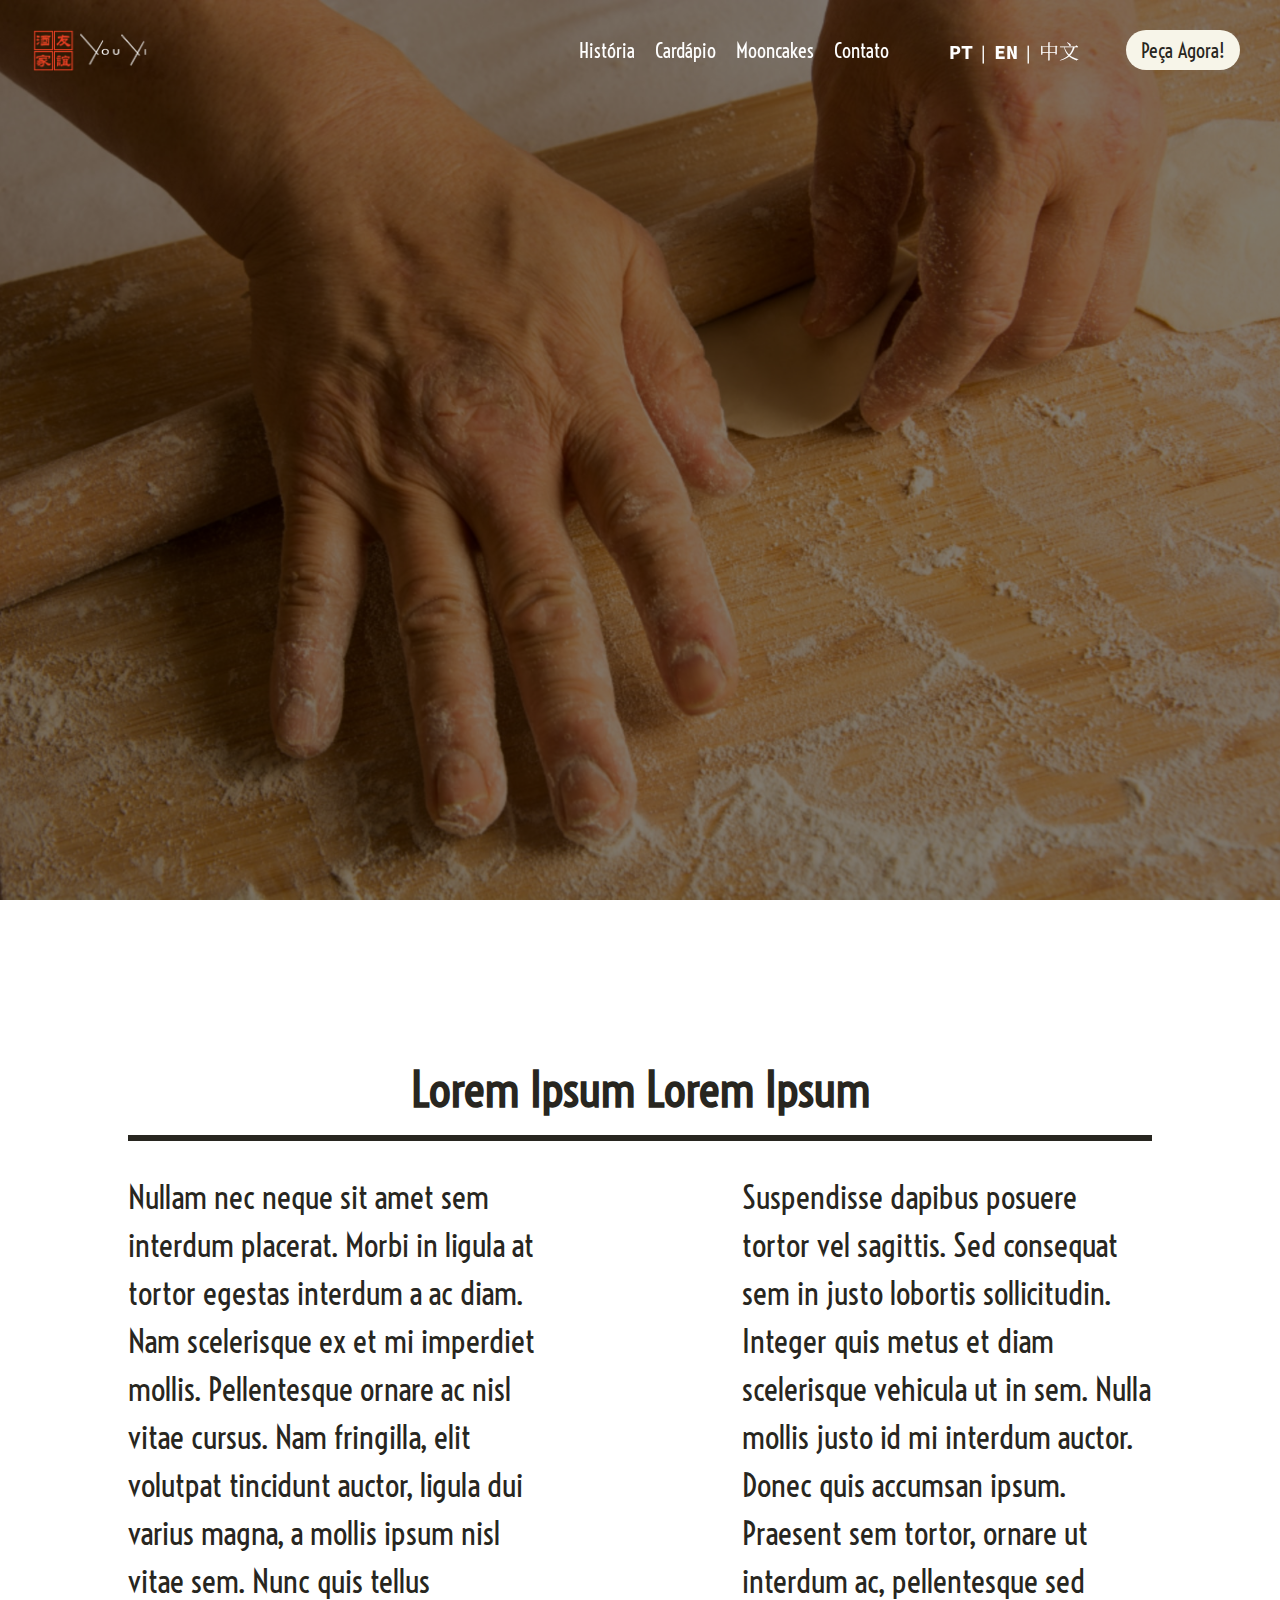
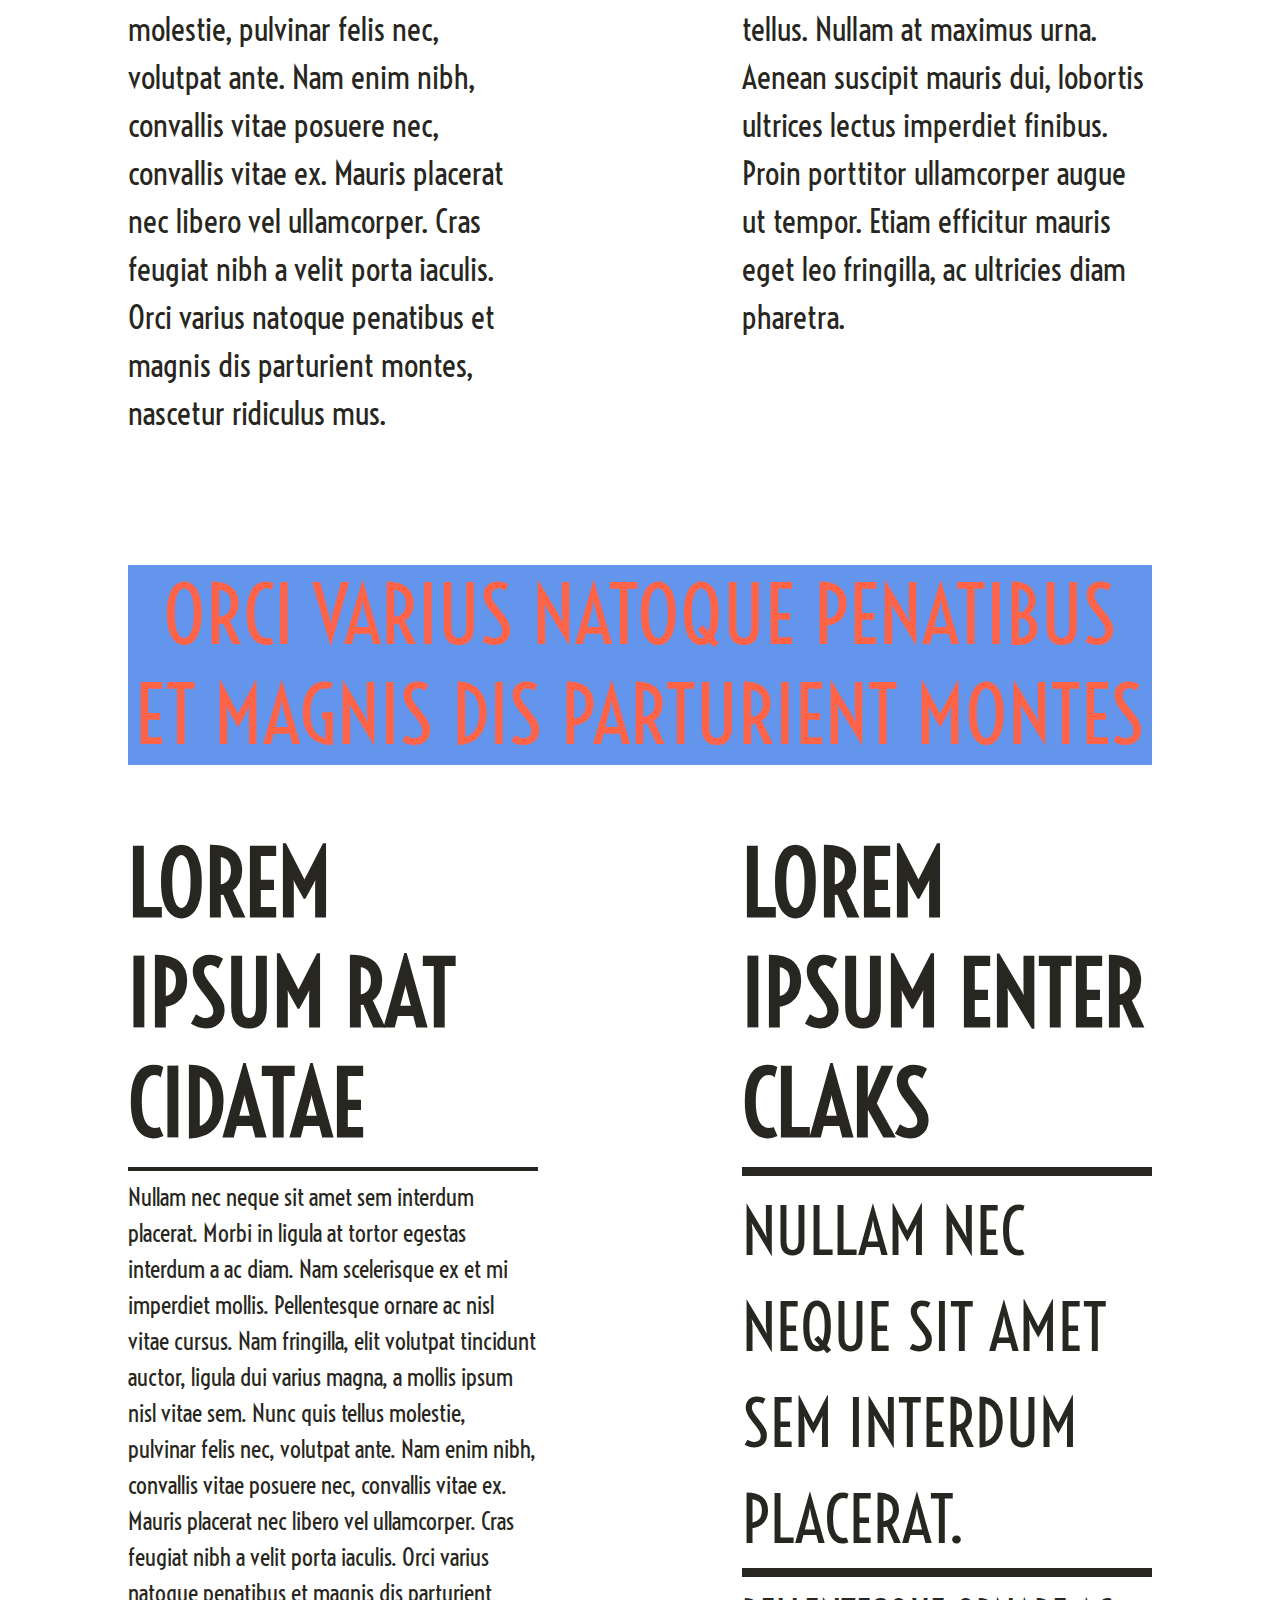
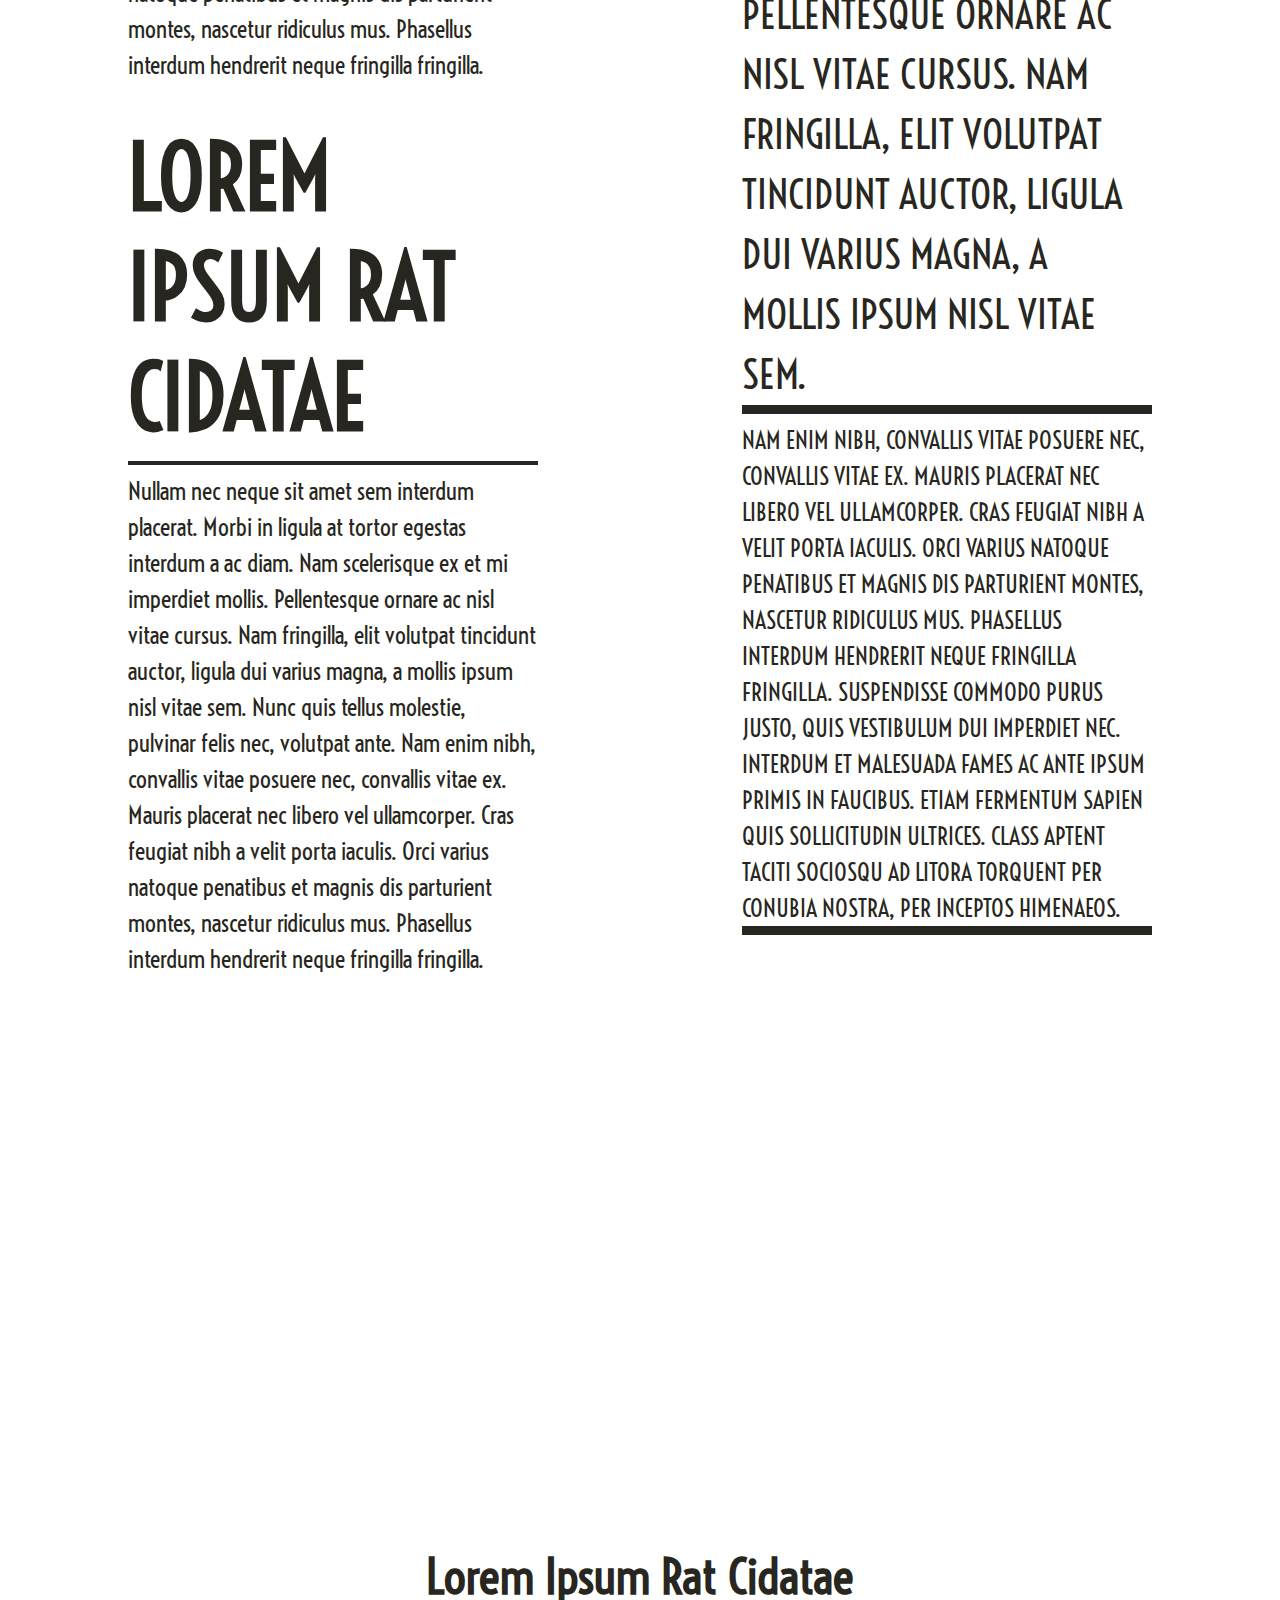
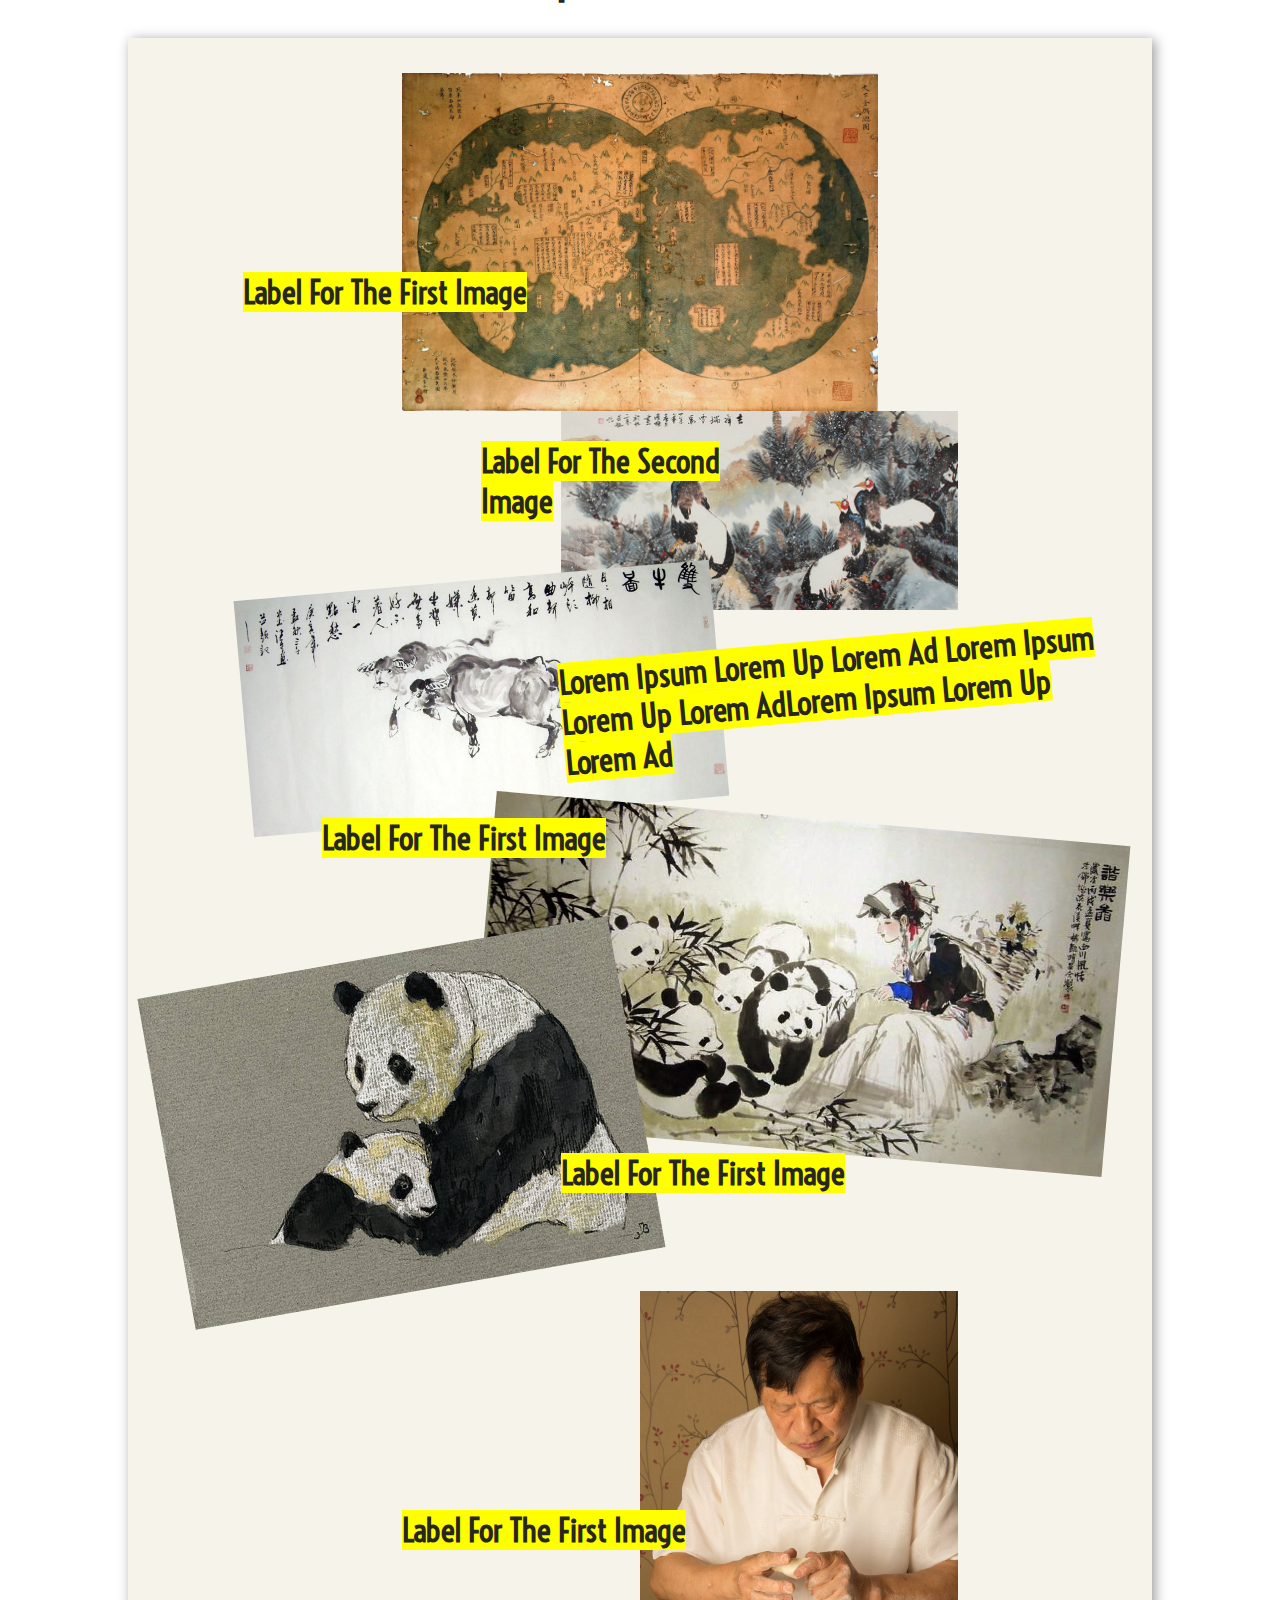
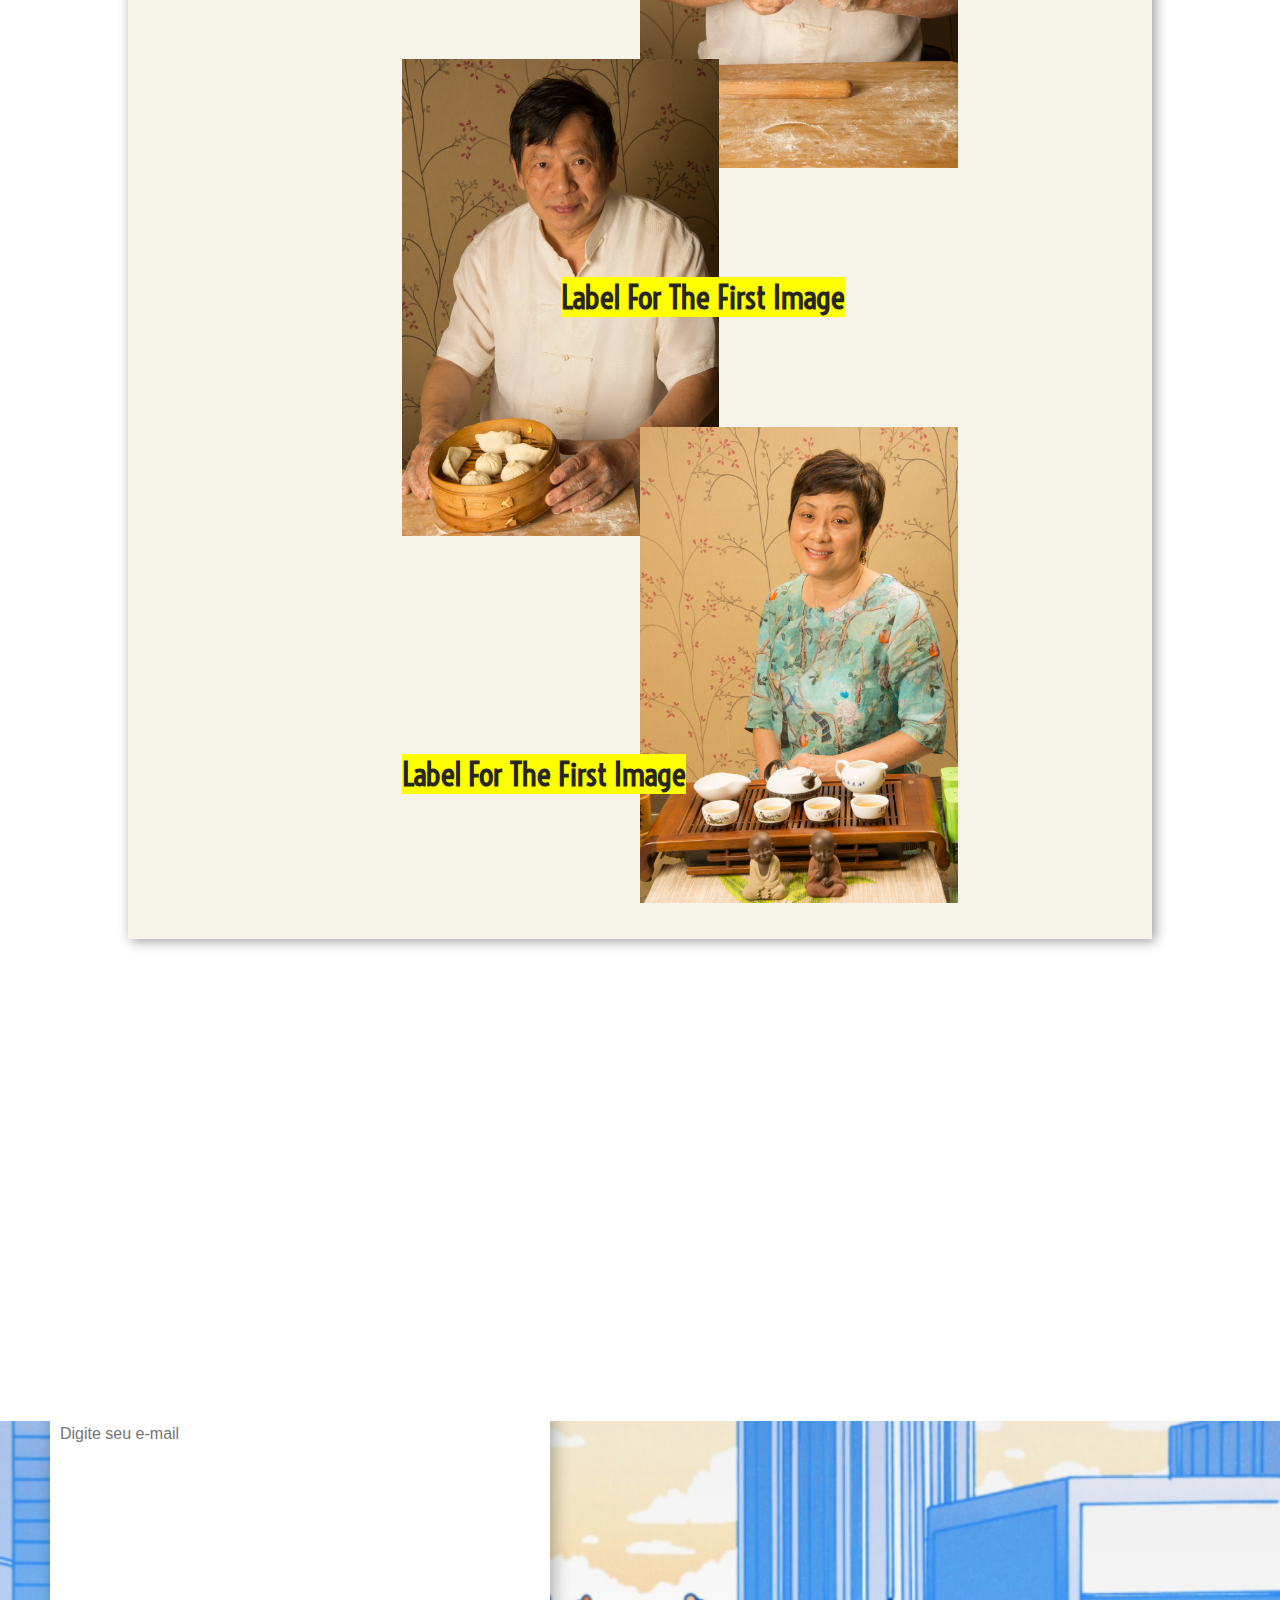
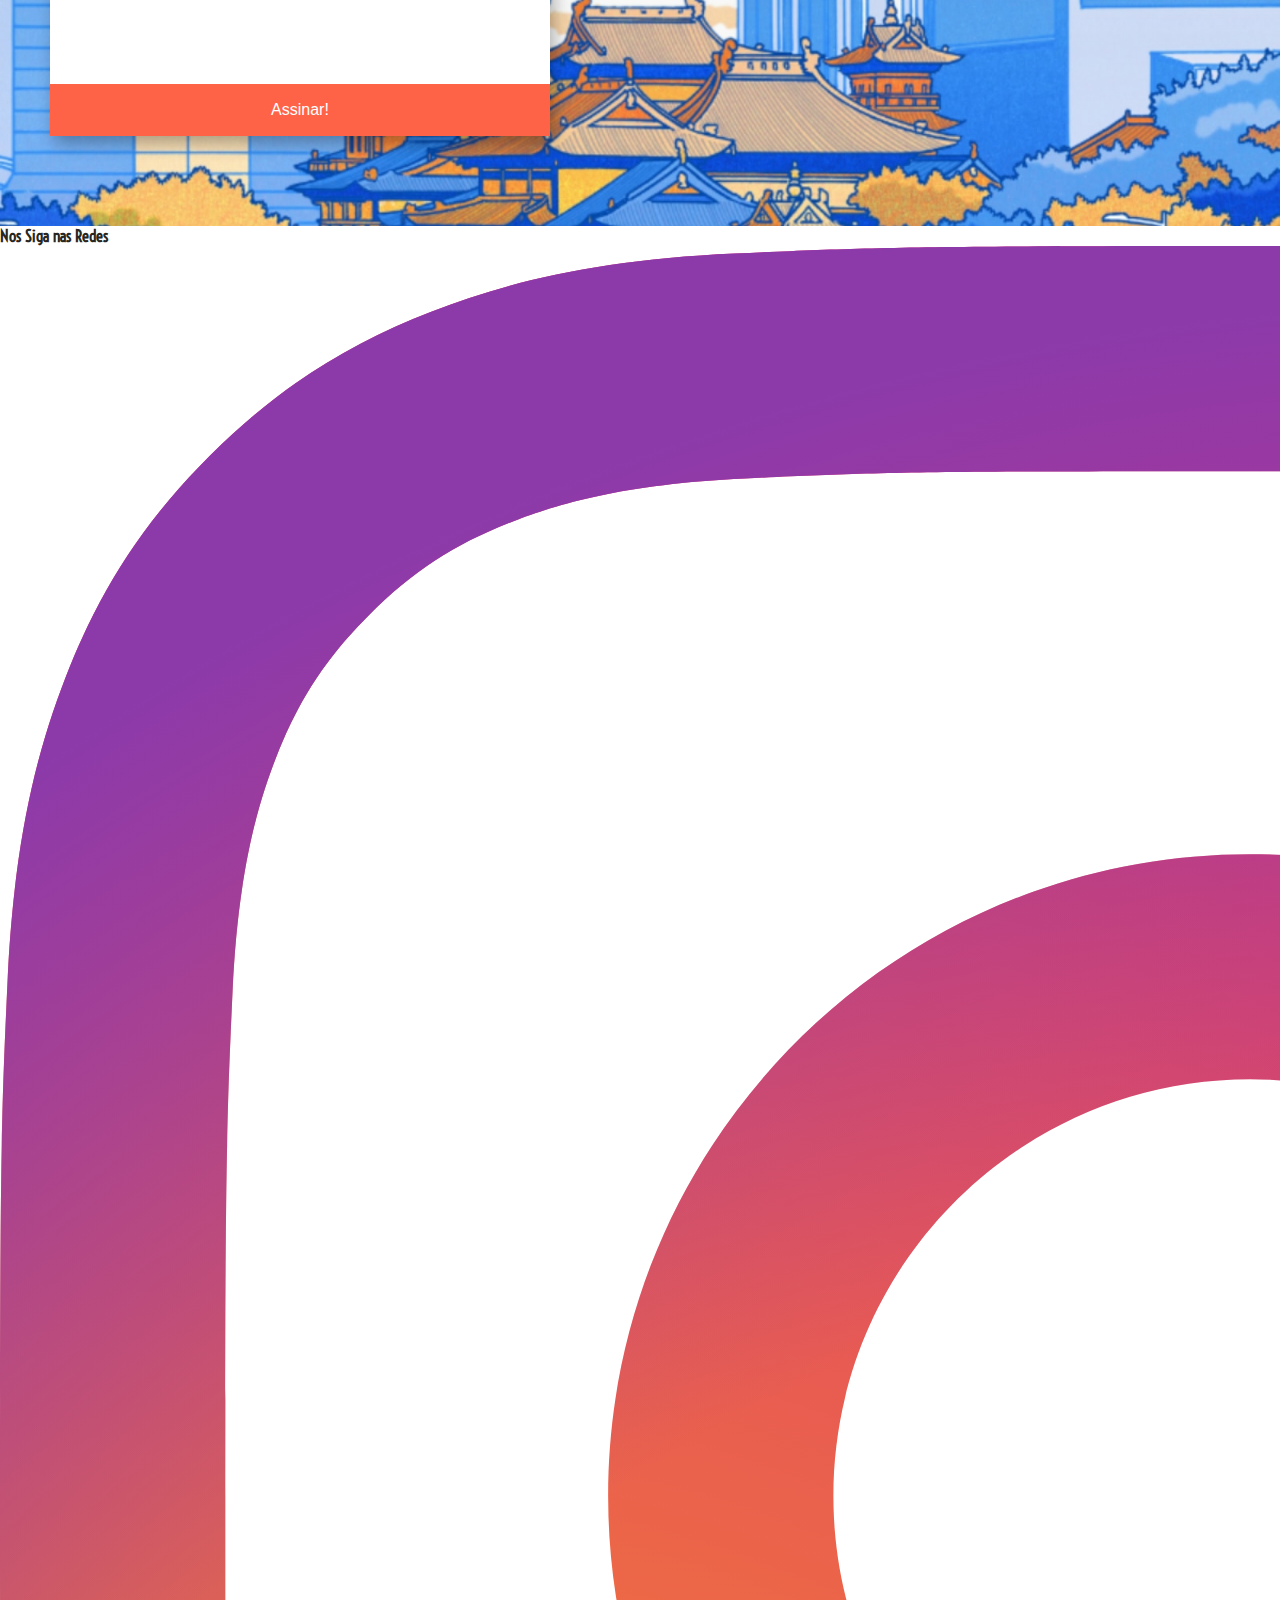
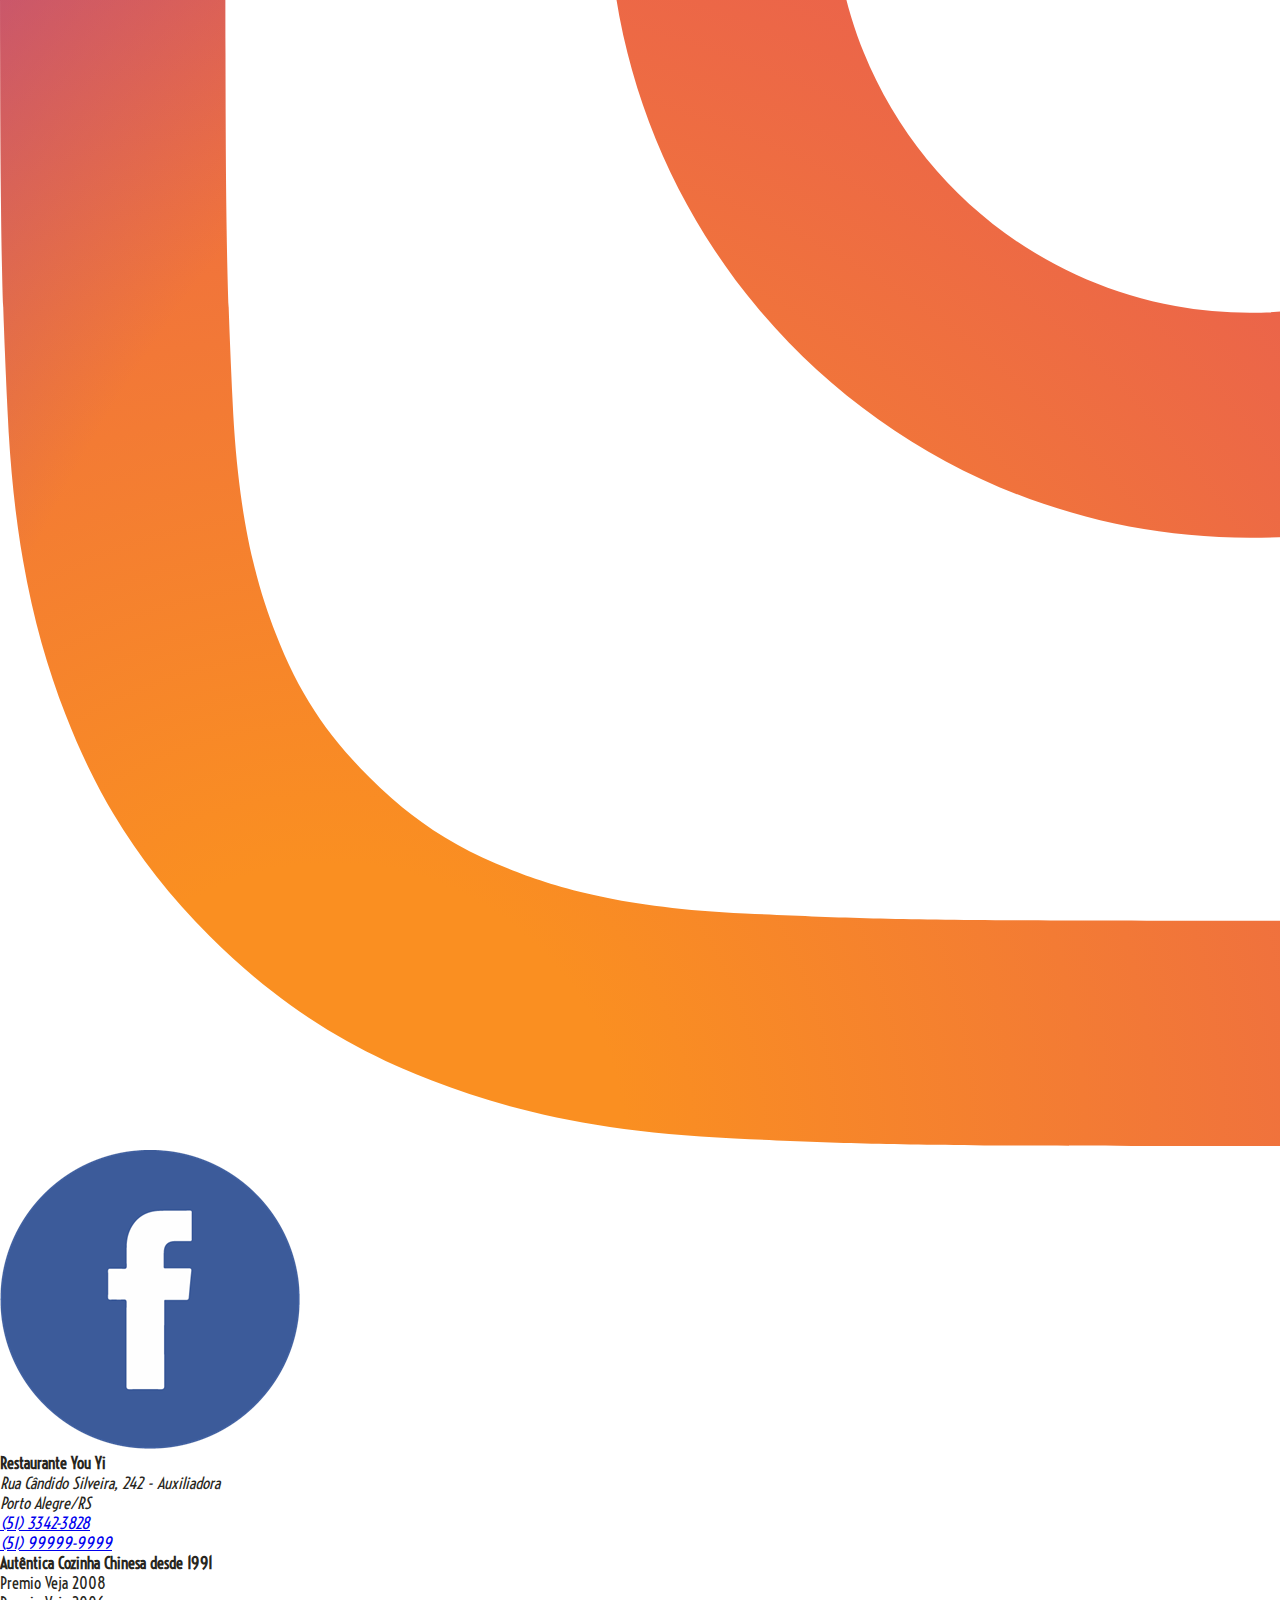
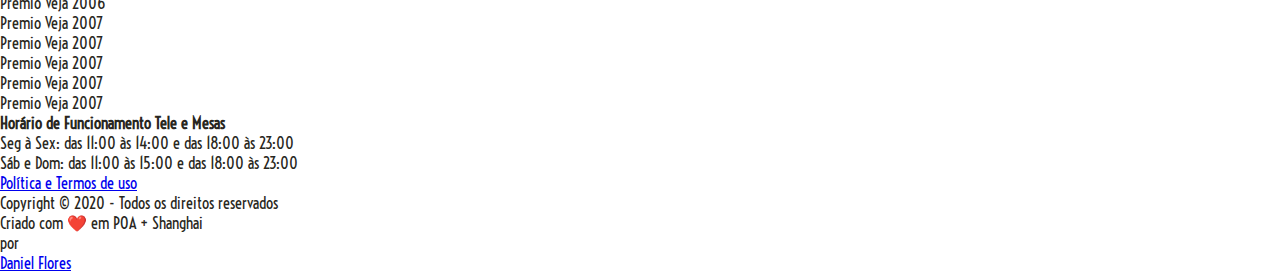
<file: projects/youyi/website/_old/website-v3/sobre.html>
<html lang="pt_BR">
<head>
    <meta charset="UTF-8">
    <meta name="viewport" content="width=device-width, initial-scale=1.0">
    <meta http-equiv="X-UA-Compatible" content="ie=edge">
    <title>História | Restaurante You Yi - Autêntica Cozinha Chinesa</title>
    <link rel="stylesheet" href="./css/sobre.css">
    <link rel="preconnect" href="https://fonts.gstatic.com">
    <link href="https://fonts.googleapis.com/css2?family=Cormorant+Upright:wght@300&family=Noto+Serif+SC:wght@200;500;900&family=Source+Code+Pro:wght@200&family=Voltaire&display=swap" rel="stylesheet"> 
    <script
    src="https://code.jquery.com/jquery-3.4.1.slim.min.js"
    integrity="sha256-pasqAKBDmFT4eHoN2ndd6lN370kFiGUFyTiUHWhU7k8="
    crossorigin="anonymous"></script>
    <script> 
            $(function() {
            $(".toggle").on("click", function() {
                if ($(".item").hasClass("active")) {
                    $(".item").removeClass("active");
                } else {
                    $(".item").addClass("active");
                }
            });
        });
    </script>
</head>
<body>
<!-- HEADER SECTION -->
    <header>
        <nav>
            <ul class="menu">
                <li class="logo"><a href="#"><div id="nu-logo"></div></a></li>
                <li class="item" id="m1"><a href="#">História</a></li>
                <li class="item" id="m2"><a href="#">Cardápio</a></li>
                <li class="item" id="m3"><a href="#">Mooncakes</a></li>
                <li class="item" id="m4"><a href="#">Contato</a></li>
                <li class="item button"><a href="#" id="lang-pt">PT</a><span class="letter-spacer">|</span><a href="#" id="lang-en">EN</a><span class="letter-spacer">|</span><a href="#" id="lang-mand">中文</a></li>
                <li class="item button secondary" id="m5"><a href="#">Peça Agora!</a></li>
                <li class="toggle"><span class="bars"></span></li>
            </ul>
        </nav>
    </header>
    <div class="hero"></div>
<!-- --/HEADER SECTION -->

<!-- MAIN SECTION -->    
    <main>
        <!-- Intro -->
        <article class="intro">
            <h1 class="intro-title">Lorem Ipsum Lorem Ipsum</h1>
            <section class="intro-cols-container">
                    <p> Nullam nec neque sit amet sem interdum placerat. Morbi in ligula at tortor egestas interdum a ac diam. Nam scelerisque ex et mi imperdiet mollis. Pellentesque ornare ac nisl vitae cursus. Nam fringilla, elit volutpat tincidunt auctor, ligula dui varius magna, a mollis ipsum nisl vitae sem. Nunc quis tellus molestie, pulvinar felis nec, volutpat ante. Nam enim nibh, convallis vitae posuere nec, convallis vitae ex. Mauris placerat nec libero vel ullamcorper. Cras feugiat nibh a velit porta iaculis. Orci varius natoque penatibus et magnis dis parturient montes, nascetur ridiculus mus.</p>
                    <p>Suspendisse dapibus posuere tortor vel sagittis. Sed consequat sem in justo lobortis sollicitudin. Integer quis metus et diam scelerisque vehicula ut in sem. Nulla mollis justo id mi interdum auctor. Donec quis accumsan ipsum. Praesent sem tortor, ornare ut interdum ac, pellentesque sed tellus. Nullam at maximus urna. Aenean suscipit mauris dui, lobortis ultrices lectus imperdiet finibus. Proin porttitor ullamcorper augue ut tempor. Etiam efficitur mauris eget leo fringilla, ac ultricies diam pharetra.</p>
            </section>
            <p class="quote">Orci varius natoque penatibus et magnis dis parturient montes</p>
            <section class="facts">
                <div class="fact-container">
                    <div class="fact-inner-container">
                        <h2>Lorem Ipsum Rat Cidatae</h2>
                        <p class="fact"> Nullam nec neque sit amet sem interdum placerat. Morbi in ligula at tortor egestas interdum a ac diam. Nam scelerisque ex et mi imperdiet mollis. Pellentesque ornare ac nisl vitae cursus. Nam fringilla, elit volutpat tincidunt auctor, ligula dui varius magna, a mollis ipsum nisl vitae sem. Nunc quis tellus molestie, pulvinar felis nec, volutpat ante. Nam enim nibh, convallis vitae posuere nec, convallis vitae ex. Mauris placerat nec libero vel ullamcorper. Cras feugiat nibh a velit porta iaculis. Orci varius natoque penatibus et magnis dis parturient montes, nascetur ridiculus mus. Phasellus interdum hendrerit neque fringilla fringilla.</p>
                    </div>
                    <div class="fact-inner-container">
                        <h2>Lorem Ipsum Rat Cidatae</h2>
                        <p class="fact"> Nullam nec neque sit amet sem interdum placerat. Morbi in ligula at tortor egestas interdum a ac diam. Nam scelerisque ex et mi imperdiet mollis. Pellentesque ornare ac nisl vitae cursus. Nam fringilla, elit volutpat tincidunt auctor, ligula dui varius magna, a mollis ipsum nisl vitae sem. Nunc quis tellus molestie, pulvinar felis nec, volutpat ante. Nam enim nibh, convallis vitae posuere nec, convallis vitae ex. Mauris placerat nec libero vel ullamcorper. Cras feugiat nibh a velit porta iaculis. Orci varius natoque penatibus et magnis dis parturient montes, nascetur ridiculus mus. Phasellus interdum hendrerit neque fringilla fringilla.</p>
                    </div>

                </div>
                <div class="fact-container-2">
                    <h2>Lorem Ipsum Enter Claks</h2>
                    <p class="fact-2">Nullam nec neque sit amet sem interdum placerat.
                    <p class="fact-3">Pellentesque ornare ac nisl vitae cursus. Nam fringilla, elit volutpat tincidunt auctor, ligula dui varius magna, a mollis ipsum nisl vitae sem.</p>
                    <p class="fact-4">Nam enim nibh, convallis vitae posuere nec, convallis vitae ex. Mauris placerat nec libero vel ullamcorper. Cras feugiat nibh a velit porta iaculis. Orci varius natoque penatibus et magnis dis parturient montes, nascetur ridiculus mus. Phasellus interdum hendrerit neque fringilla fringilla. Suspendisse commodo purus justo, quis vestibulum dui imperdiet nec. Interdum et malesuada fames ac ante ipsum primis in faucibus. Etiam fermentum sapien quis sollicitudin ultrices. Class aptent taciti sociosqu ad litora torquent per conubia nostra, per inceptos himenaeos.</p>
                </div>
            </section>
        </article>
        <div class="spacer"></div>

        <!-- Timeline -->
        <section class="overlap">
            <h2>Lorem Ipsum Rat Cidatae</h2>
            <ul class="grid-container">
                <li><img src="./assets/images/map1.jpg"></li>
                <li><h3><span class="label l1">Label for the first image</span></h3></li>
                <li><img src="./assets/images/sce-aves1.jpg"></li>
                <li><h3><span class="label l2">Label for the second image</span></h3></li>
                <li><img src="./assets/images/sce-cattle4.jpg"></li>
                <li><h3><span class="label l3">Lorem ipsum lorem up lorem ad Lorem ipsum lorem up lorem adLorem ipsum lorem up lorem ad</span></h3></li>
                <li><img src="./assets/images/sce-panda11.jpg"></li>
                <li><h3><span class="label l4">Label for the first image</span></h3></li>
                <li><img src="./assets/images/sce-panda5.jpg"></li>
                <li><h3><span class="label l5">Label for the first image</span></h3></li>
                <li><img src="./assets/images/claudio1.jpg"></li>
                <li><h3><span class="label l6">Label for the first image</span></h3></li>
                <li><img src="./assets/images/claudio2.jpg"></li>
                <li><h3><span class="label l7">Label for the first image</span></h3></li>
                <li><img src="./assets/images/ligia.jpg"></li>
                <li><h3><span class="label l7">Label for the first image</span></h3></li>
            </ul>
        </section>
        <div class="spacer"></div>
        
        <!-- Newsletter -->
        <section class="newsletter">
            <div class="form-cover">
                <h3 class="form-title">Assine Nossa Newsletter</h3>
                <form class="flex-form">
                    <input type="search" placeholder="Digite seu e-mail">
                    <input type="submit" value="Assinar!">
                </form>
            </div>
        </section>
    </main>
<!-- --/MAIN SECTION -->    





























<!-- FOOTER SECTION -->
<footer>
    <section class="footer-l1-container">
        <div class="footer-l1">
            <h4>Nos Siga nas Redes</h4>
            <ul class="medias">
                <li><a href="#"><img src="./assets/images/insta02.svg"></a></li>
                <li><a href="#"><img src="./assets/images/face3.png"></a></li>
            </ul>
        </div>
        <div class="footer-l1">
            <h4>Restaurante You Yi</h4>
            <address>
                <span>Rua Cândido Silveira, 242 - Auxiliadora<br>
                    Porto Alegre/RS<br>
                    <a href="tel:51-3342-3828">(51) 3342-3828</a><br>
                    <a href="tel:51-99999-9999">(51) 99999-9999</a></span>
            </address>
        </div>
        <div class="footer-l1">
            <h4>Autêntica Cozinha Chinesa desde 1991</h4>
            <ul>
                <li>Premio Veja 2008</li>
                <li>Premio Veja 2006</li>
                <li>Premio Veja 2007</li>
                <li>Premio Veja 2007</li>
                <li>Premio Veja 2007</li>
                <li>Premio Veja 2007</li>
                <li>Premio Veja 2007</li>
            </ul>
        </div>
    </section>
    <section class="footer-l4-container">
        <div class="footer-l4">
            <h4 id="hours">Horário de Funcionamento Tele e Mesas</h4>
            <span>Seg à Sex: das <time>11:00</time> às <time>14:00</time> e das <time>18:00</time> às <time>23:00</time><br>
                Sáb e Dom: das <time>11:00</time> às <time>15:00</time> e das <time>18:00</time> às <time>23:00</time></span>
        </div>
    </section>
    <section class="footer-l2-container">
        <div class="footer-l2">
            <span><a href="#">Política e Termos de uso</a></span>
        </div>
        <div class="footer-l2" id="copyright">
            <span>Copyright © 2020 - Todos os direitos reservados</span>
        </div>
    </section>
    <div class="footer-l3">
        <span>Criado com ❤️ em POA + Shanghai<br>
              por<br>
              <a href="https://www.linkedin.com/in/danielfloresdacunha/" target="_blank">Daniel Flores</a></span>
    </div>
</footer>
<!-- --/FOOTER SECTION -->

<script src="./scripts/scripts.js"></script>
    </body>
</html>
</file>
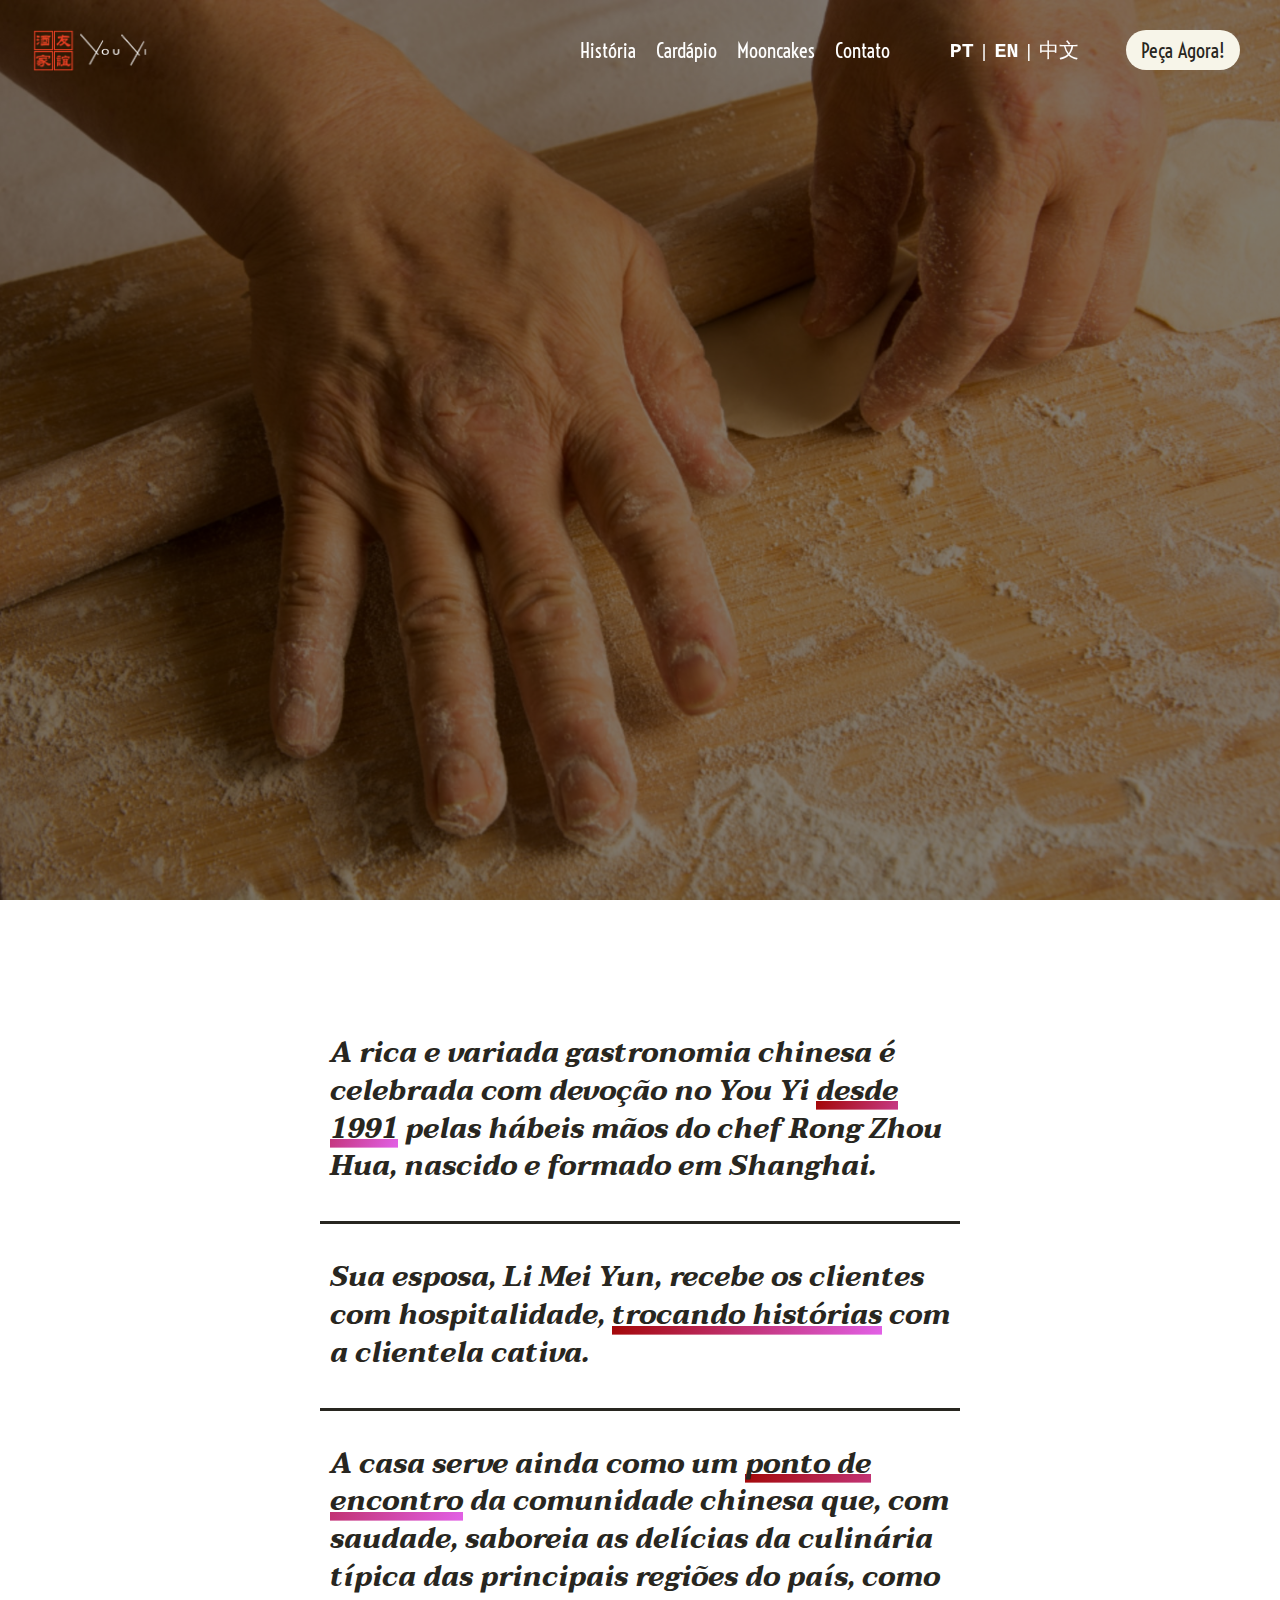
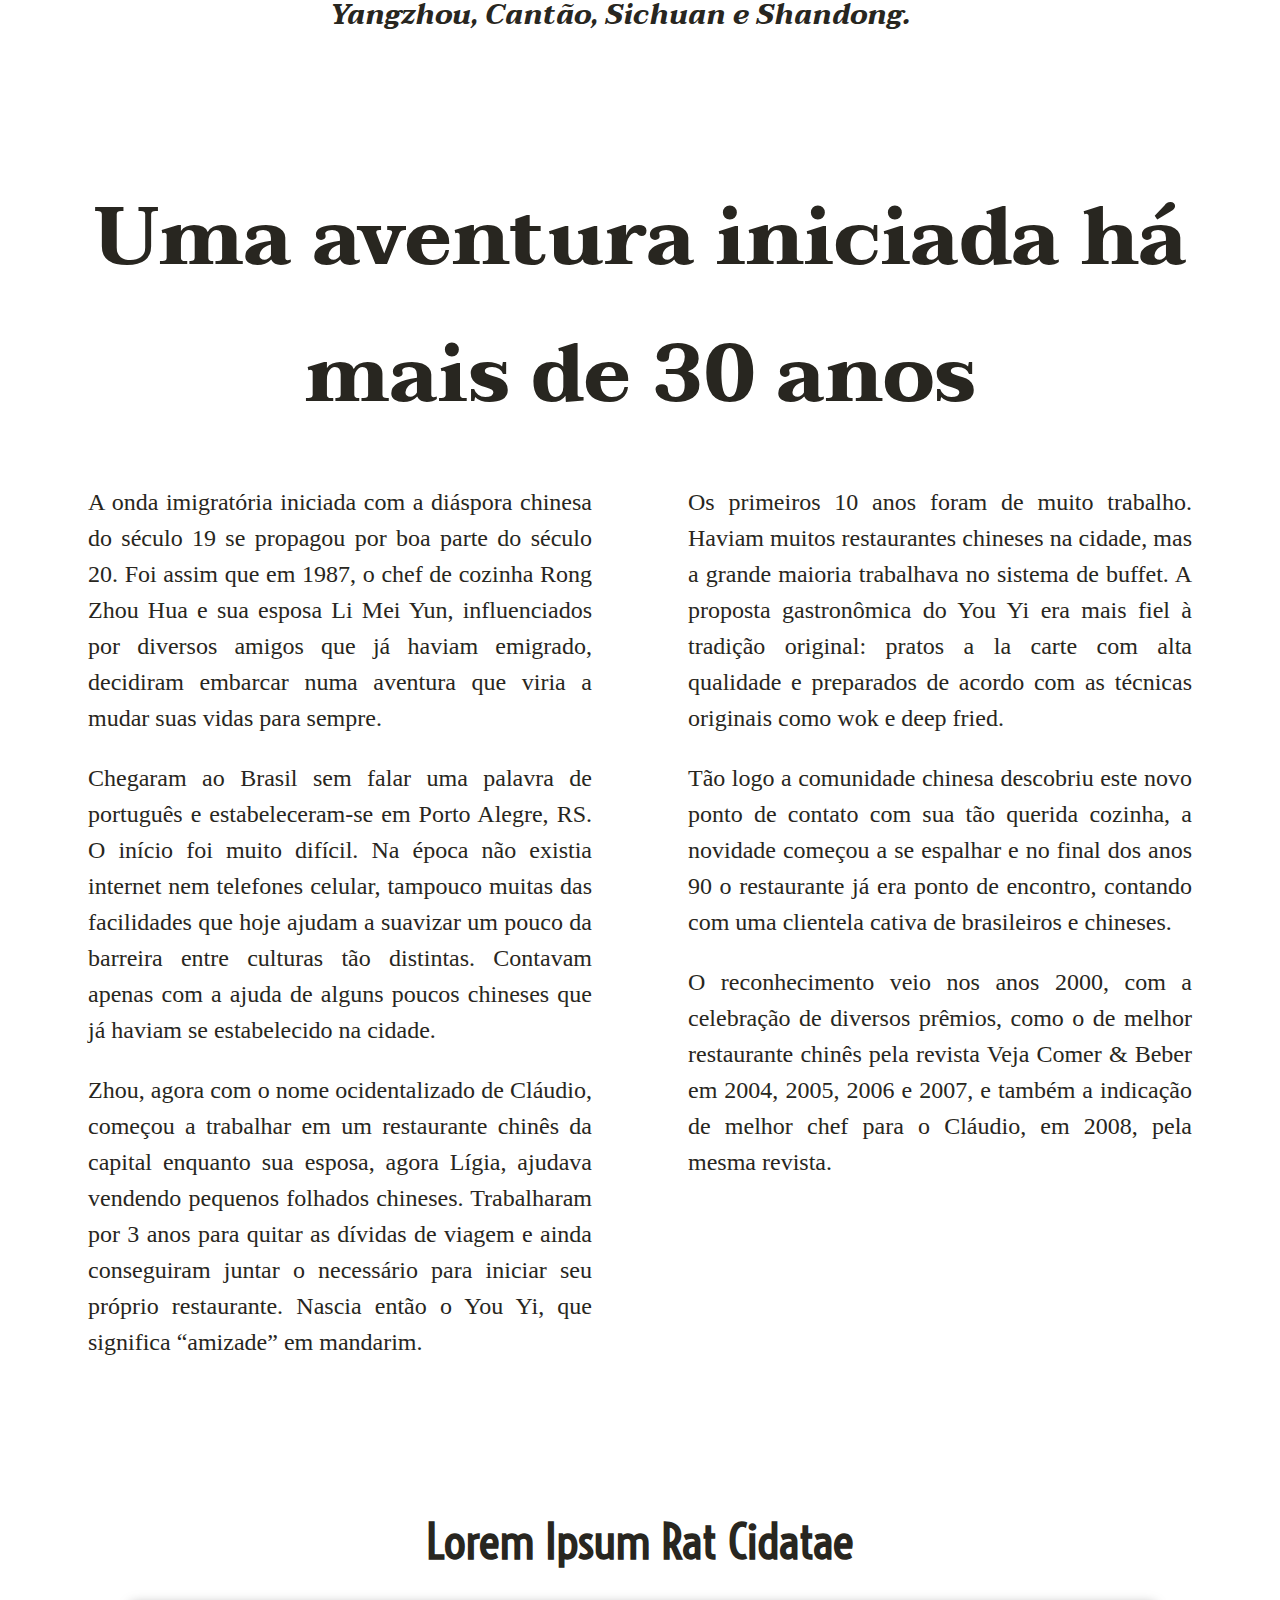
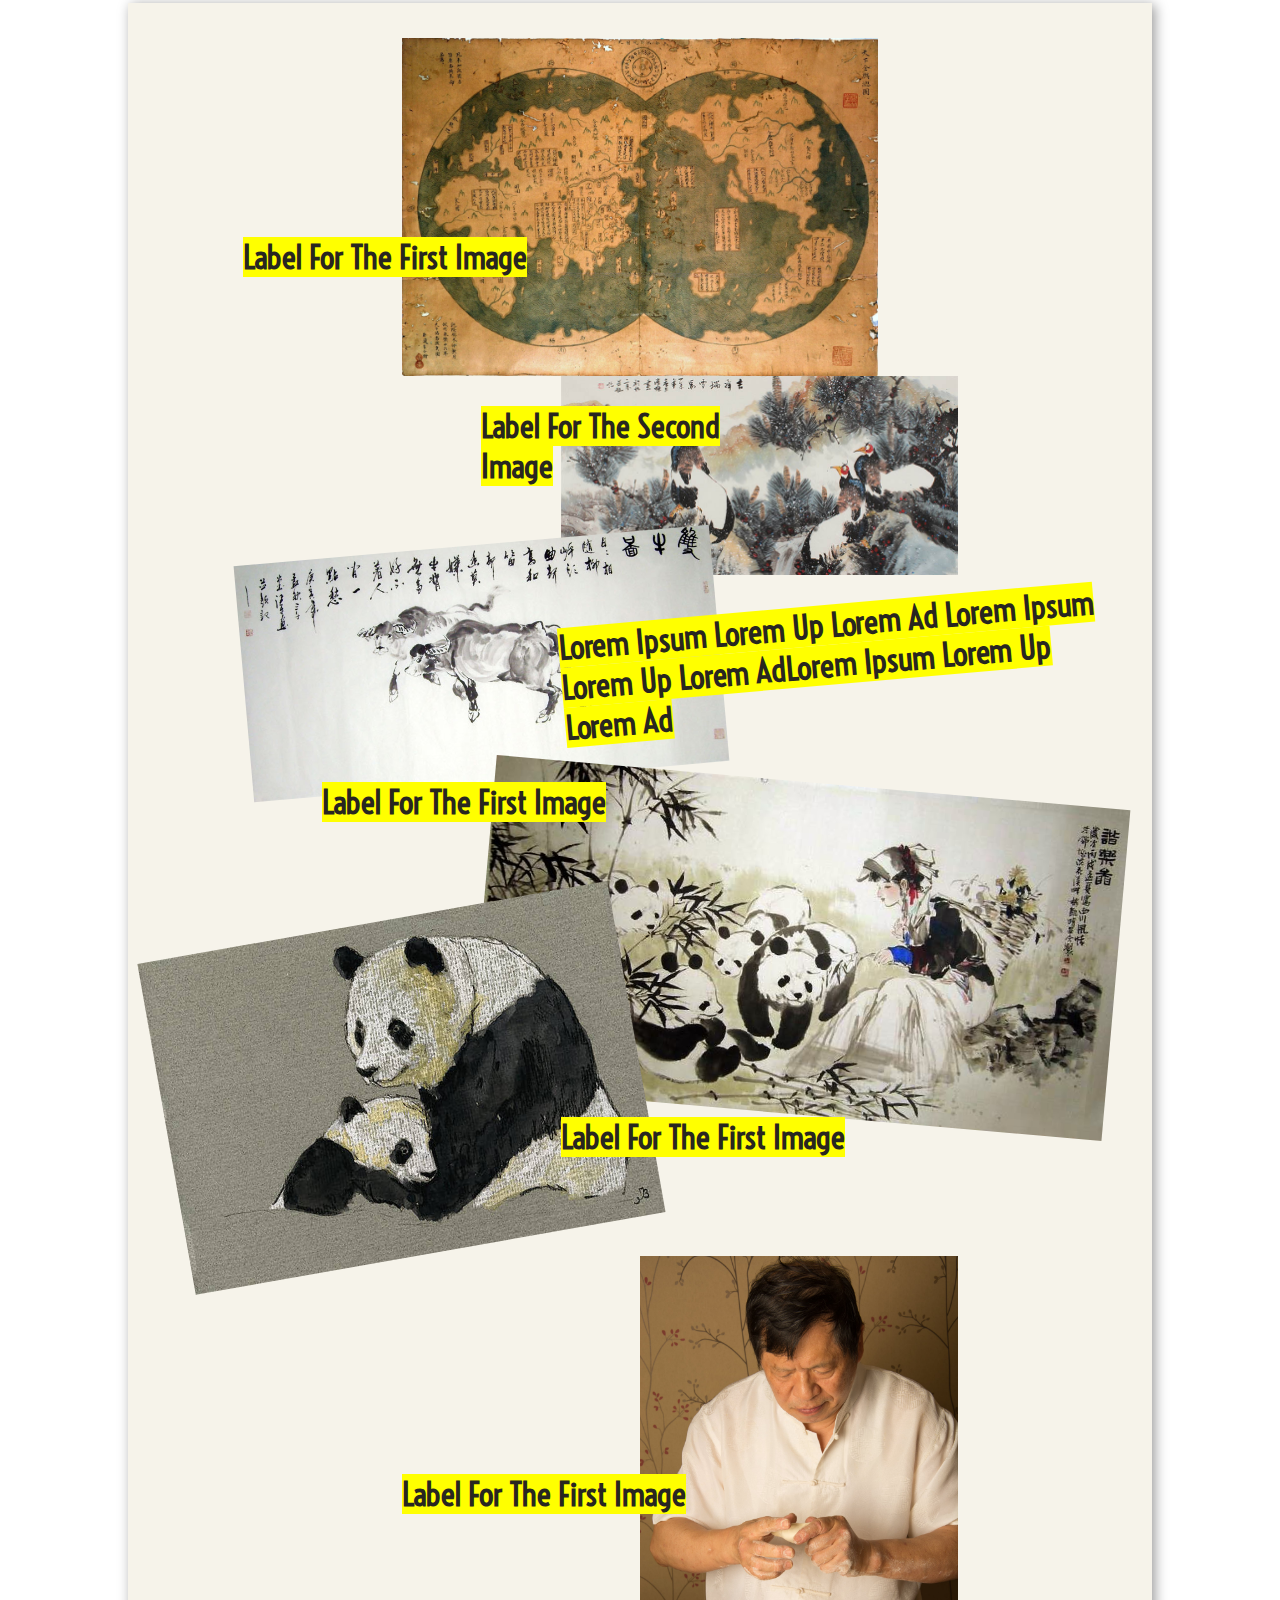
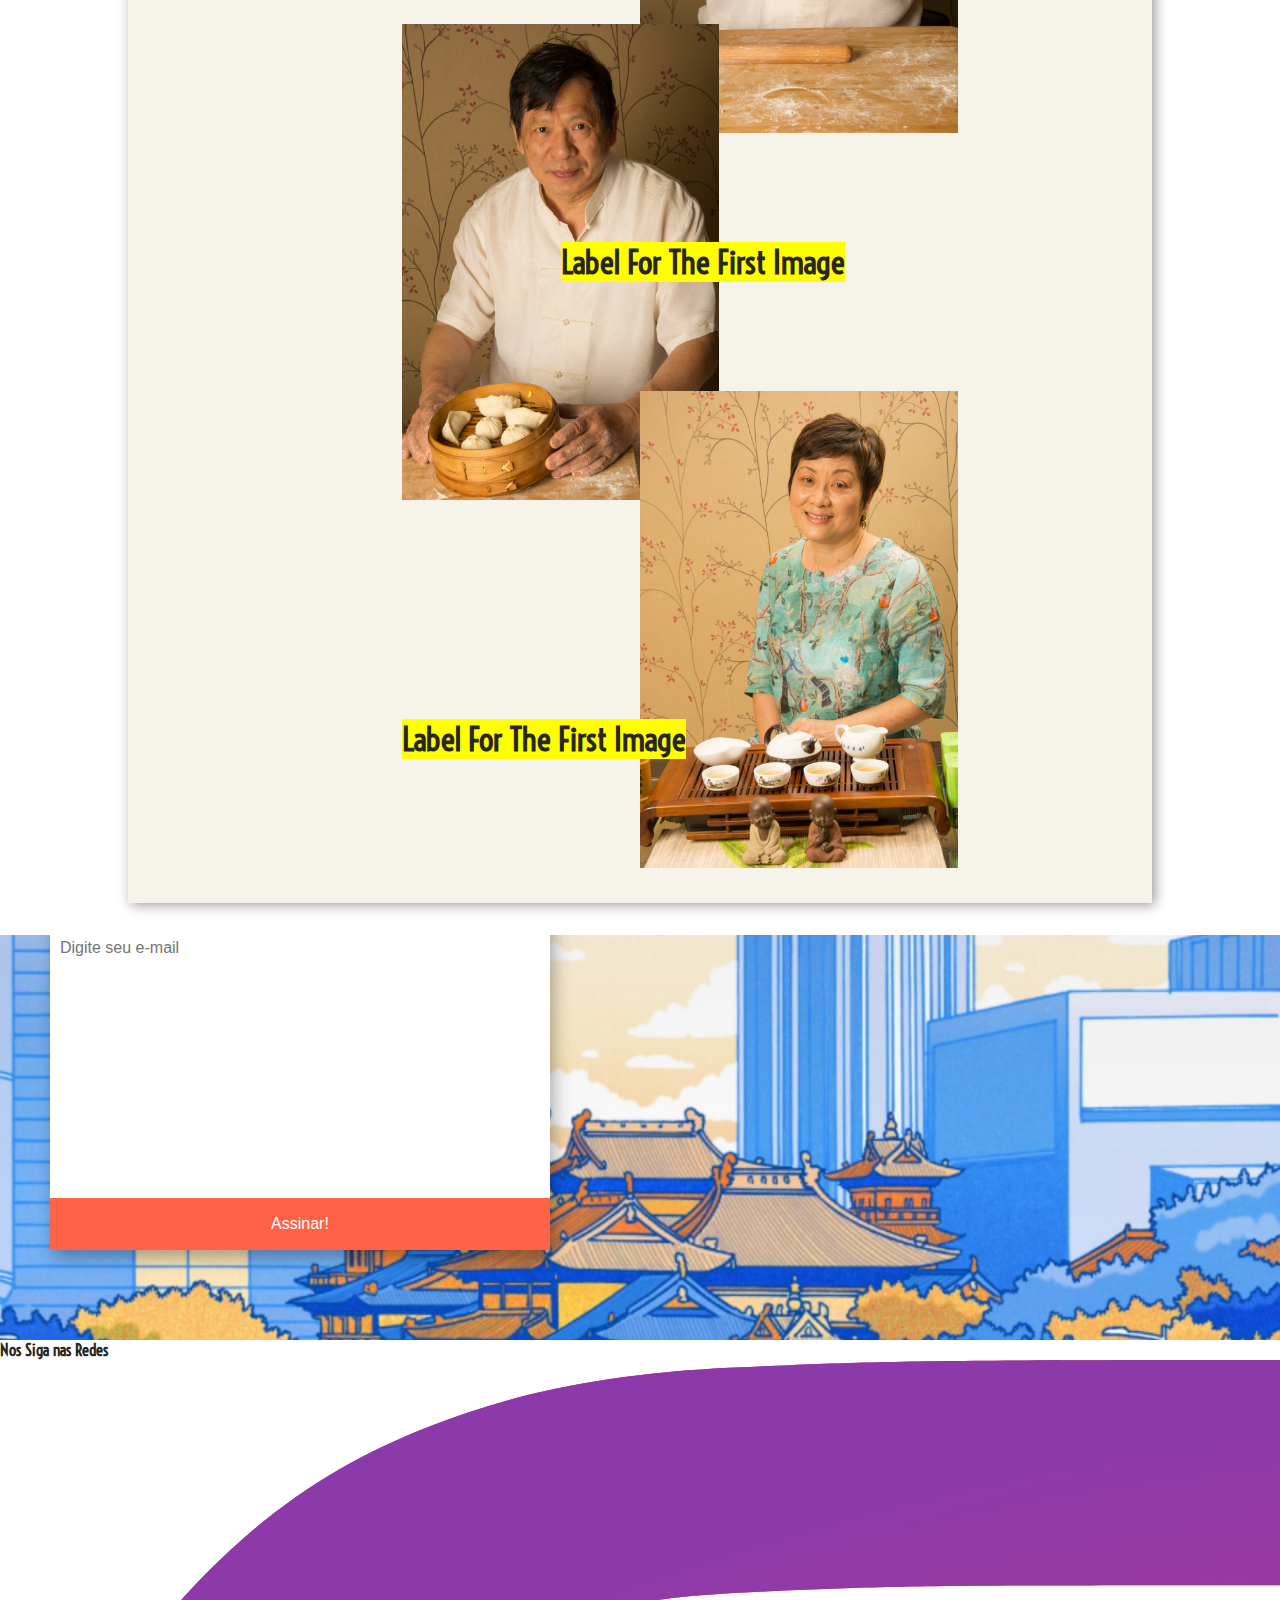
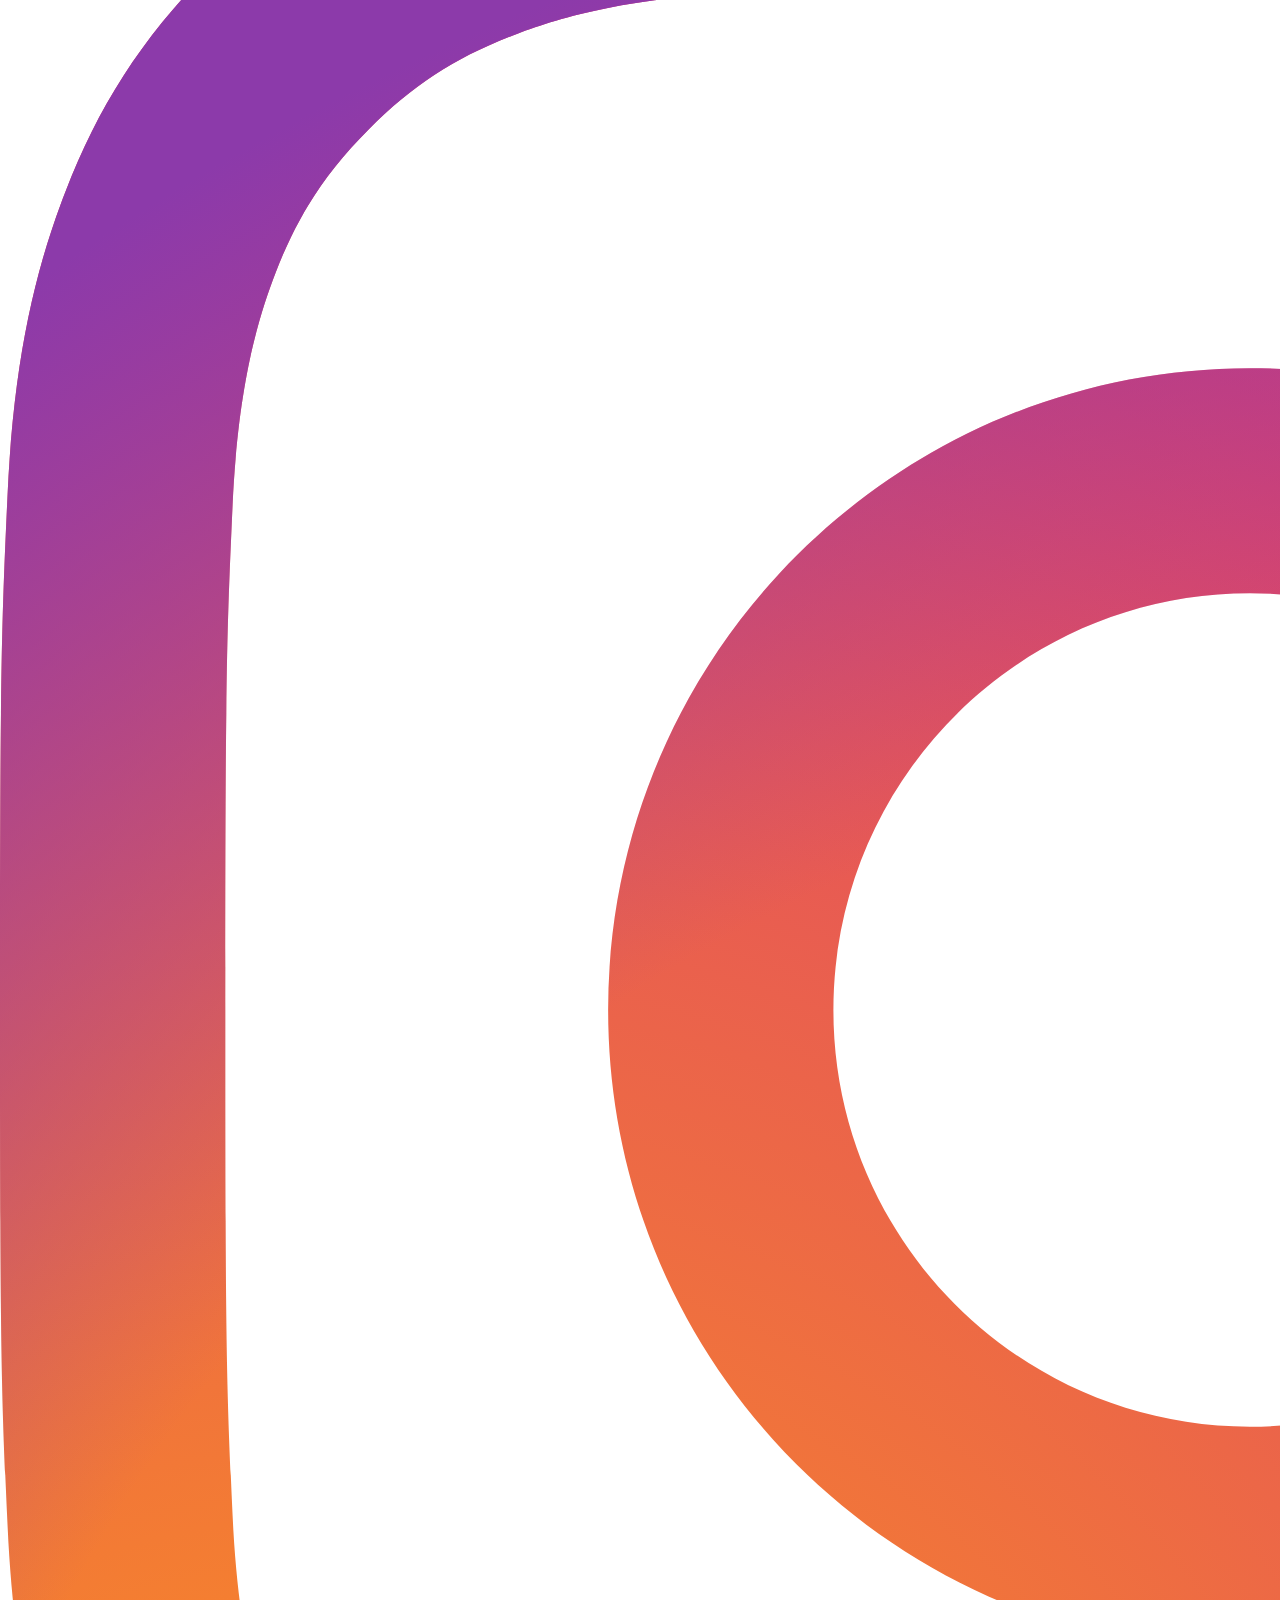
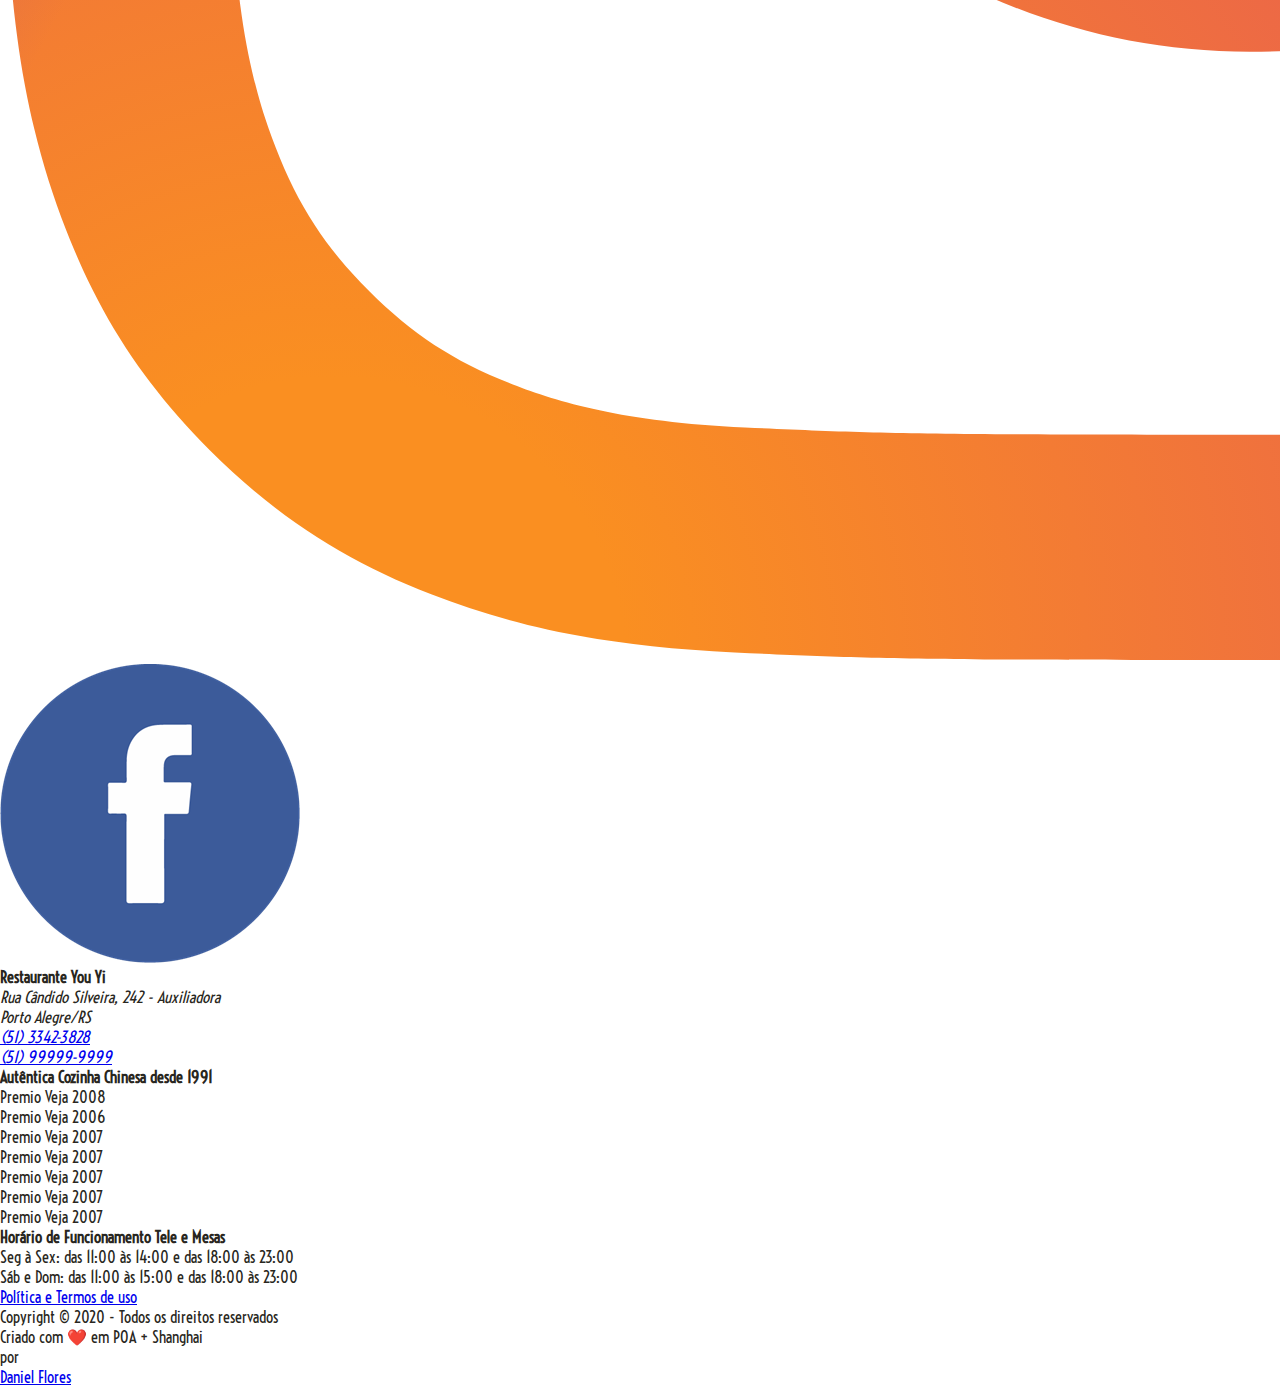
<file: projects/youyi/website/_old/website-v4/historia.html>
<html lang="pt_BR">
<head>
    <meta charset="UTF-8">
    <meta name="viewport" content="width=device-width, initial-scale=1.0">
    <meta http-equiv="X-UA-Compatible" content="ie=edge">
    <title>História | Restaurante You Yi - Autêntica Cozinha Chinesa</title>
    <link rel="stylesheet" href="./css/historia.css">
    <link rel="preconnect" href="https://fonts.gstatic.com">
    <link href="https://fonts.googleapis.com/css2?family=Rufina:wght@700&family=Taviraj:ital,wght@1,700&family=Voltaire&display=swap" rel="stylesheet">    
    <script
    src="https://code.jquery.com/jquery-3.4.1.slim.min.js"
    integrity="sha256-pasqAKBDmFT4eHoN2ndd6lN370kFiGUFyTiUHWhU7k8="
    crossorigin="anonymous"></script>
    <script> 
            $(function() {
            $(".toggle").on("click", function() {
                if ($(".item").hasClass("active")) {
                    $(".item").removeClass("active");
                } else {
                    $(".item").addClass("active");
                }
            });
        });
    </script>
</head>
<body>
<!-- HEADER SECTION -->
    <header>
        <nav>
            <ul class="menu">
                <li class="logo"><a href="http://www.youyi.com.br"><div id="nu-logo"></div></a></li>
                <li class="item" id="m1"><a href="http://www.youyi.com.br/historia">História</a></li>
                <li class="item" id="m2"><a href="http://www.youyi.com.br/cardapio">Cardápio</a></li>
                <li class="item" id="m3"><a href="#">Mooncakes</a></li>
                <li class="item" id="m4"><a href="#contato">Contato</a></li>
                <li class="item button"><a href="#" id="lang-pt">PT</a><span class="letter-spacer">|</span><a href="#" id="lang-en">EN</a><span class="letter-spacer">|</span><a href="#" id="lang-mand">中文</a></li>
                <li class="item button secondary" id="m5"><a href="https://www.goomer.app/youyi/menu">Peça Agora!</a></li>
                <li class="toggle"><span class="bars"></span></li>
            </ul>
        </nav>
    </header>
    <div class="hero"></div>
<!-- --/HEADER SECTION -->

<!-- MAIN SECTION -->    
    <main>
        <section class="overview">
            <div class="overview-container">
                <h2>A rica e variada gastronomia chinesa é celebrada com devoção no You Yi <span class="highlight">desde 1991</span> pelas hábeis mãos do chef Rong Zhou Hua, nascido e formado em Shanghai.</h2>
                <h2>Sua esposa, Li Mei Yun, recebe os clientes com hospitalidade, <span class="highlight">trocando histórias</span> com a clientela cativa.</h2>
                <h2>A casa serve ainda como um <span class="highlight">ponto de encontro</span> da comunidade chinesa que, com saudade, saboreia as delícias da culinária típica das principais regiões do país, como Yangzhou, Cantão, Sichuan e Shandong.</h2>
            </div>
        </section>
        <h1>Uma aventura iniciada há mais de 30 anos</h1>
        <section class="history">
            <div class="history-inner">
                <p>A onda imigratória iniciada com a diáspora chinesa do século 19 se propagou por boa parte do século 20. Foi assim que em 1987, o chef de cozinha Rong Zhou Hua e sua esposa Li Mei Yun, influenciados por diversos amigos que já haviam emigrado, decidiram embarcar numa aventura que viria a mudar suas vidas para sempre.
                <p>Chegaram ao Brasil sem falar uma palavra de português e estabeleceram-se em Porto Alegre, RS. O início foi muito difícil. Na época não existia internet nem telefones celular, tampouco muitas das facilidades que hoje ajudam a suavizar um pouco da barreira entre culturas tão distintas. Contavam apenas com a ajuda de alguns poucos chineses que já haviam se estabelecido na cidade.</p>
                <p>Zhou, agora com o nome ocidentalizado de Cláudio, começou a trabalhar em um restaurante chinês da capital enquanto sua esposa, agora Lígia, ajudava vendendo pequenos folhados chineses. Trabalharam por 3 anos para quitar as dívidas de viagem e ainda conseguiram juntar o necessário para iniciar seu próprio restaurante. Nascia então o You Yi, que significa “amizade” em mandarim. 
                </p>
            </div>
            <div class="history-inner">
                <p>Os primeiros 10 anos foram de muito trabalho. Haviam muitos restaurantes chineses na cidade, mas a grande maioria trabalhava no sistema de buffet. A proposta gastronômica do You Yi era mais fiel à tradição original: pratos a la carte com alta qualidade e preparados de acordo com as técnicas originais como wok e deep fried. 
                <p>Tão logo a comunidade chinesa descobriu este novo ponto de contato com sua tão querida cozinha, a novidade começou a se espalhar e no final dos anos 90 o restaurante já era ponto de encontro, contando com uma clientela cativa de brasileiros e chineses.</p>
                <p>O reconhecimento veio nos anos 2000, com a celebração de diversos prêmios, como o de melhor restaurante chinês pela revista Veja Comer & Beber em 2004, 2005, 2006 e 2007, e também a indicação de melhor chef para o Cláudio, em 2008, pela mesma revista.</p> 
                </p></div>
        </section>
        

        <!-- Timeline -->
        <section class="overlap">
            <h2>Lorem Ipsum Rat Cidatae</h2>
            <ul class="grid-container">
                <li><img src="./assets/images/map1.jpg"></li>
                <li><h3><span class="label l1">Label for the first image</span></h3></li>
                <li><img src="./assets/images/sce-aves1.jpg"></li>
                <li><h3><span class="label l2">Label for the second image</span></h3></li>
                <li><img src="./assets/images/sce-cattle4.jpg"></li>
                <li><h3><span class="label l3">Lorem ipsum lorem up lorem ad Lorem ipsum lorem up lorem adLorem ipsum lorem up lorem ad</span></h3></li>
                <li><img src="./assets/images/sce-panda11.jpg"></li>
                <li><h3><span class="label l4">Label for the first image</span></h3></li>
                <li><img src="./assets/images/sce-panda5.jpg"></li>
                <li><h3><span class="label l5">Label for the first image</span></h3></li>
                <li><img src="./assets/images/claudio1.jpg"></li>
                <li><h3><span class="label l6">Label for the first image</span></h3></li>
                <li><img src="./assets/images/claudio2.jpg"></li>
                <li><h3><span class="label l7">Label for the first image</span></h3></li>
                <li><img src="./assets/images/ligia.jpg"></li>
                <li><h3><span class="label l7">Label for the first image</span></h3></li>
            </ul>
        </section>
        <div class="spacer"></div>
        
        <!-- Newsletter -->
        <section class="newsletter">
            <div class="form-cover">
                <h3 class="form-title">Assine Nossa Newsletter</h3>
                <form class="flex-form">
                    <input type="search" placeholder="Digite seu e-mail">
                    <input type="submit" value="Assinar!">
                </form>
            </div>
        </section>
    </main>
<!-- --/MAIN SECTION -->    





























<!-- FOOTER SECTION -->
<footer>
    <section class="footer-l1-container">
        <div class="footer-l1">
            <h4>Nos Siga nas Redes</h4>
            <ul class="medias">
                <li><a href="#"><img src="./assets/images/insta02.svg"></a></li>
                <li><a href="#"><img src="./assets/images/face3.png"></a></li>
            </ul>
        </div>
        <div class="footer-l1" id="contato">
            <h4>Restaurante You Yi</h4>
            <address>
                <span>Rua Cândido Silveira, 242 - Auxiliadora<br>
                    Porto Alegre/RS<br>
                    <a href="tel:51-3342-3828">(51) 3342-3828</a><br>
                    <a href="tel:51-99999-9999">(51) 99999-9999</a></span>
            </address>
        </div>
        <div class="footer-l1">
            <h4>Autêntica Cozinha Chinesa desde 1991</h4>
            <ul>
                <li>Premio Veja 2008</li>
                <li>Premio Veja 2006</li>
                <li>Premio Veja 2007</li>
                <li>Premio Veja 2007</li>
                <li>Premio Veja 2007</li>
                <li>Premio Veja 2007</li>
                <li>Premio Veja 2007</li>
            </ul>
        </div>
    </section>
    <section class="footer-l4-container">
        <div class="footer-l4">
            <h4 id="hours">Horário de Funcionamento Tele e Mesas</h4>
            <span>Seg à Sex: das <time>11:00</time> às <time>14:00</time> e das <time>18:00</time> às <time>23:00</time><br>
                Sáb e Dom: das <time>11:00</time> às <time>15:00</time> e das <time>18:00</time> às <time>23:00</time></span>
        </div>
    </section>
    <section class="footer-l2-container">
        <div class="footer-l2">
            <span><a href="#">Política e Termos de uso</a></span>
        </div>
        <div class="footer-l2" id="copyright">
            <span>Copyright © 2020 - Todos os direitos reservados</span>
        </div>
    </section>
    <div class="footer-l3">
        <span>Criado com ❤️ em POA + Shanghai<br>
              por<br>
              <a href="https://www.linkedin.com/in/danielfloresdacunha/" target="_blank">Daniel Flores</a></span>
    </div>
</footer>
<!-- --/FOOTER SECTION -->

<script src="./scripts/scripts.js"></script>
    </body>
</html>
</file>
<file: projects/youyi/website/_old/website-v3/css/sobre.css>
/* Basic Styling */
*, *::before, *::after {
  box-sizing: border-box;
  padding: 0;
  margin: 0;
}
body, html{
  height: 100%;
  font-family: 'Voltaire', sans-serif;
  color: #282620;
}

/* Mobile First */
/* HEADER SECTION */
header {
  width: 100%;
  position: fixed;
  top: 0;
  left: 0;
  transition: background-color .5s ease;
  z-index: 1000;
}
header nav {
  background: transparent;
  padding: 5px 20px;
  width: 100%;
}
header ul {
  list-style-type: none;
}
header a {
  color: white;
  text-decoration: none;
}
#nu-logo {
  height: 3em;
  width: 120px;
  background-image: url('../assets/images/logo-branco.png');
  background-position: center;
  background-size: 100%;
  background-repeat: no-repeat;
}
header .menu li {  
  font-size: 1.1rem;
  padding: 15px 5px;
  white-space: nowrap;
}
header .toggle a {
  font-size: 20px;
}

/* mobile menu */
header .menu {
  display: flex;
  flex-wrap: wrap;
  justify-content: space-between;
  align-items: center;
}
header .toggle {
  order: 1;
}
header .item.button {
  order: 2;
}
header .item {
  width: 100%;
  text-align: center;
  order: 3;
  display: none;
}
header .item.active {
  display: block;
}
#m1:hover,
#m2:hover,
#m3:hover,
#m4:hover,
#m5:hover {
  border: 1px solid #fff;
}
#lang-mand {
  font-family: 'Noto Serif SC', serif; 
}
#lang-pt,
#lang-en,
#lang-mand {
  margin: 0 5px 0 5px;
}
.scrolling-active .letter-spacer {
  color: #282620;
}
header li span {
  font-family: 'Source Code Pro', monospace; 
  color: white;
}

/* scrolling effect */
.scrolling-active {
  background-color: #fff;
  box-shadow: 0 3px 1rem rgba(88, 38, 38, 0.1);
}
.scrolling-active .nav {
  height: 5rem;
}
.scrolling-active #nu-logo {
  height: 3em;
  width: 120px;
  background-position: center;
  background-size: 100%;
  background-repeat: no-repeat;
  background-image: url('../assets/images/logo-preto.png');
  background-position: center;     
}
.scrolling-active #m1:hover,
.scrolling-active #m2:hover,
.scrolling-active #m3:hover,
.scrolling-active #m4:hover,
.scrolling-active #m5:hover {
  border: 1px solid #313131;
}
.scrolling-active .item a {
  color: #313131;
}
.scrolling-active .item::after {
  background-color: #313131;
}

/* navbar toggle */
header .toggle {
  cursor:pointer;
}
header .bars {
  background: #fff;
  display: inline-block;
  height: 2px;
  position: relative;
  transition: background .2s ease-out;
  width: 18px;
  margin-bottom: .3em;
}
.bars:before,
.bars:after {
  background: #fff;
  content: '';
  display: block;
  height: 100%;
  position: absolute;
  transition: all .2s ease-out;
  width: 100%;
}
.bars:before {
  top: 5px;
}
.bars:after {
  top: -5px;
}
.scrolling-active .bars {
  background: #313131;
}
.scrolling-active .bars::before,
.scrolling-active .bars::after {
  background: #313131;
}
.hero {
  width: 100%;
  height: 100vh;
  background-image: url('../assets/images/rolo-massa.jpg');
  position: relative;
  background-position: center;
  background-size: cover;
  background-repeat: no-repeat;
  background-attachment: scroll;   /*fixed = parallax ,  scroll = normal */
}
.hero::after {
  content: '';
  width: inherit;
  height: inherit;
  position: absolute;
  top: 0;
  left: 0;
  background-color: rgba(0,0,0,.5);
}

/* MAIN SECTION */
main .intro-title {
  text-align: center;
  font-size: 3rem;
  margin: 10rem 3rem 2rem 3rem;
  padding-bottom: 1rem;
  border-bottom: 6px solid;
}
main .intro-cols-container {
  font-size: 2.0rem;
  line-height: 1.25;
  text-align: center;
  display: block;
  margin: 0 3rem 0 3rem;
}
main .intro-cols-container > p:first-of-type {
  margin-bottom: 2em;
}
main .intro-cols-container > p {
  width: 100%;
}
main .quote {
  font-size: 3rem;
  text-align: center;
  text-transform: uppercase;
  text-emphasis: bold;
  color: tomato;
  background-color: cornflowerblue;
  margin: 4rem 3rem 0 3rem;
}
main .facts {
  display: block;
  margin: 4rem 3rem 0 3rem;
}
main .fact-container {
  width: 100%;
}
main .fact-container:first-of-type {
  margin-bottom: 5em;
}
main .grid-container {
  display: block;
}
main .overlap > h2 {
  margin: 0 3rem 1rem 3rem;
}
main ul {
  margin: 2rem 3rem 2rem 3rem;
  padding: 1.5rem;
  background: #f6f3ea;
  box-shadow: 3px 2px 12px rgba(0, 0, 0, 0.4);
}
main .form-cover {
  padding: 60px 20px;
}
main .flex-form {
  display: -webkit-box;
  display: flex;
  -webkit-box-orient: vertical;
  -webkit-box-direction: normal;
  flex-direction: column;
  width: 100%;
}
main input[type="search"] {
  flex-basis: 0;
}
main label {
  display: none;
}














/* ---------------------- MEDIA QUERIES ---------------------- */
/* Tablet Screens*/
@media all and (min-width: 720px) {
  /* HEADER SECTION */
  header .menu {
      justify-content: center;
  }
  header .logo {
      flex: 1;
  }
  header .item.button {
      width: auto;
      order: 1;
      display: block;
  }
  header .toggle {
      order: 2;
  }
  header .button.secondary {
      border: 0;
      margin-left: 1em;
  }
  header .button a {
      background: transparent;
      font-family: 'Source Code Pro', monospace;
  }
  header .button.secondary a {
      font-family: 'Voltaire', sans-serif;
      padding: 7.5px 15px;
      background-color: rgb(247, 245, 233);
      color: #282620;
      border-radius:50em;
      margin-right: 1em;
      transition: background-color .5s ease;
  }
  header .button.secondary a:hover {
    color: #282620;
    background-color: #ccc;
  }
  #m5:hover,
  .scrolling-active #m5:hover {
    background-color: transparent;
    border: transparent;
  }
  .scrolling-active .button.secondary a {
    background-color: #9e7b55;
    color: #fff;
  }
  
  /* MAIN SECTION */
  main .intro-title {
    text-align: center;
    font-size: 3rem;
    margin: 10rem 4rem 2rem 4rem;
    padding-bottom: 1rem;
    border-bottom: 6px solid;
  }
  main .intro-cols-container {
      font-size: 1.75rem;
      line-height: 1.35;
      text-align: center;
      display: block;
      margin: 0 4rem 0 4rem;
  }
  main .intro-cols-container > p:first-of-type {
      margin-bottom: 2em;
  }
  main .intro-cols-container > p {
      width: 100%;
  }
  main .quote {
      font-size: 2.5rem;
      text-align: center;
      text-transform: uppercase;
      text-emphasis: bold;
      color: tomato;
      background-color: cornflowerblue;
      margin: 4rem 4rem 0 4rem;
  }
  main .facts {
      display: block;
      margin: 4rem 4rem 0 4rem;
  }
  main .fact-container {
      width: 100%;
  }
  main .fact-container:first-of-type {
      margin-bottom: 5em;
  }
  main .grid-container {
      display: block;
  }
  main .overlap > h2 {
      margin: 0 4rem 1rem 4rem;
  }
  main ul {
      margin: 2rem 4rem 2rem 4rem;
      padding: 1.5rem;
      background: #f6f3ea;
      box-shadow: 3px 2px 12px rgba(0, 0, 0, 0.4);
  }
  main .label {
      font-size: 1rem;
      background-color: yellow;
      text-transform: capitalize;
  }
  main .flex-form {
      width: 400px;
  }
  main input[type="search"] {
      flex-basis: 100%;
  }
  main .flex-form > * {
      font-size: 0.9rem;
  }
  
}











/* Desktop Screens */
@media all and (min-width: 1200px) {
  /* HEADER SECTION*/
    header .item {
        display: block;
        width: auto;
        position: relative;
    }
    #lang-pt,
    #lang-en {
        font-weight: bold;
    }
    header .item:not(.button)::after {
        content: '';
        width: 100%;
        height: 2px;
        background-color: #fff;
        position: absolute;
        left: 0;
        bottom: -3px;
        transform: scaleX(0);
        transform-origin: left;
        transition: transform .5s ease;
    }
    .scrolling-active .item:not(.button)::after {
        content: '';
        width: 100%;
        height: 2px;
        background-color: #282620;
        position: absolute;
        left: 0;
        bottom: -3px;
        transform: scaleX(0);
        transform-origin: left;
        transition: transform .5s ease;
    }
    #m1:hover,
    #m2:hover,
    #m3:hover,
    #m4:hover,
    #m5:hover,
    .scrolling-active #m1:hover,
    .scrolling-active #m2:hover,
    .scrolling-active #m3:hover,
    .scrolling-active #m4:hover,
    .scrolling-active #m5:hover {
        background-color: transparent;
        border: transparent;
    }
    #m5 {
        margin-left: 2rem;
    }
    header .item:hover::after {
        transform: scaleX(1);
    }
    .scrolling-active .item:hover::after {
        transform: scaleX(1);
    }
    header .toggle {
        display: none;
    }
    header .logo {
        order: 0;
    }
    header .item {
        order: 1;
    }
    header .item:nth-last-of-type(4) {
        margin-right: 2em;
    }
    header .button {
        order: 2;
    }
    header .menu li {
        padding: 15px 10px;
    }
    header nav a {
        font-size: 1.25rem;
    }
    header .scrolling-active .letter-spacer {
        color: #282620;
    }
    header .menu li.button {
        padding-right: 0;
    }
    





  /* MAIN SECTION */
  
main .intro-title {
  text-align: center;
  font-size: 3rem;
  margin: 10rem 8rem 2rem 8rem;
  padding-bottom: 1rem;
  border-bottom: 6px solid;
}
main .intro-cols-container {
  font-size: 2.0rem;
  text-align: left;
  line-height: 1.5;
  display: flex;
  margin: 0 8rem 0 8rem;
  justify-content: space-between;
}
main .intro-cols-container > p {
  width: 40%;
}
main .quote {
  font-size: 5rem;
  text-align: center;
  text-transform: uppercase;
  text-emphasis: bold;
  color: tomato;
  background-color: cornflowerblue;
  margin: 4rem 8rem 0 8rem;
}
main .facts {
  display: flex;
  margin: 4rem 8rem 0 8rem;
  justify-content: space-between;
}
main .fact-container {
  display: flex;
  flex-direction: column;
  width: 40%;
  flex-direction: column;
}
main .fact-inner-container > h2 {
  font-size: 5.5em;
  text-transform: uppercase;
  padding-bottom: 0.5rem;
  border-bottom: 4px solid;
}
main .fact-container-2 {
  display: flex;
  flex-direction: column;
  width: 40%;
}
main .fact-container-2 > h2 {
  font-size: 5.5em;
  text-transform: uppercase;
  padding-bottom: 0.5rem;
  border-bottom: 9px solid;
}

main .fact {
  font-size: 1.5rem;
  line-height: 1.5;
  padding-top: 0.5rem;
  margin-bottom: 2.5rem;
}
main .fact-2 {
  font-size: 4rem;
  text-transform: uppercase;
  line-height: 1.5;
  padding-top: 0.5rem;
  border-bottom: 9px solid;
}
main .fact-3 {
  font-size: 2.5rem;
  text-transform: uppercase;
  line-height: 1.5;
  padding-top: 0.5rem;
  border-bottom: 9px solid;
}
main .fact-4 {
  font-size: 1.5rem;
  text-transform: uppercase;
  line-height: 1.5;
  padding-top: 0.5rem;
  border-bottom: 9px solid;
}
main .spacer {
  height: 50vh;
}
/* Timeline Section */
main .overlap > h2 {
  font-size: 3em;
  text-align: center;
  margin: 0 8rem 1rem 8rem;
}
main .grid-container {
  display: grid;
  grid-template-columns: repeat(12, 1fr);
  max-width: 100%;
}
main .overlap li:nth-of-type(1) {
  grid-row: 1 / span 4;
  grid-column: 4 / span 6;
  z-index: 1;
}
main .overlap li:nth-of-type(2) {
  grid-row: 3 / span 1;
  grid-column: 2 / span 4;
  z-index: 3;
}
main .overlap li:nth-of-type(3) {
  grid-row: 5 / span 5;
  grid-column: 6 / span 5;
  z-index: 2;
  
}
main .overlap li:nth-of-type(4) {
  grid-row: 6 / span 1;
  grid-column: 5 / span 4;
  z-index: 3;
}
main .overlap li:nth-of-type(5) {
  grid-row: 9 / span 6;
  grid-column: 2 / span 6;
  z-index: 3;
  transform: rotate(-5deg)
}
main .overlap li:nth-of-type(6) {
  grid-row: 11 / span 2;
  grid-column: 6 / span 8;
  z-index: 4;
  transform: rotate(-5deg)
}
main .overlap li:nth-of-type(7) {
  grid-row: 15 / span 4;
  grid-column: 5 / span 8;
  z-index: 5;
  transform: rotate(5deg)
}
main .overlap li:nth-of-type(8) {
  grid-row: 15 / span 1;
  grid-column: 3 / span 4;
  z-index: 6;
}
main .overlap li:nth-of-type(9) {
  grid-row: 17 / span 4;
  grid-column: 1 / span 6;
  z-index: 5;
  transform: rotate(-10deg)
}
main .overlap li:nth-of-type(10) {
  grid-row: 19 / span 1;
  grid-column: 6 / span 4;
  z-index: 6;
}
main .overlap li:nth-of-type(11) {
  grid-row: 21 / span 5;
  grid-column: 7 / span 4;
  z-index: 5;
}
main .overlap li:nth-of-type(12) {
  grid-row: 23 / span 1;
  grid-column: 4 / span 4;
  z-index: 6;
}
main .overlap li:nth-of-type(13) {
  grid-row: 25 / span 5;
  grid-column: 4 / span 4;
  z-index: 7;
}
main .overlap li:nth-of-type(14) {
  grid-row: 27 / span 1;
  grid-column: 6 / span 4;
  z-index: 8;
}
main .overlap li:nth-of-type(15) {
  grid-row: 29 / span 5;
  grid-column: 7 / span 4;
  z-index: 9;
}
main .overlap li:nth-of-type(16) {
  grid-row: 32 / span 1;
  grid-column: 4 / span 4;
  z-index: 10;
}
main img {
  display: block;
  width: 100%;
  object-fit: cover;
}
main ul {
  list-style: none;
  margin: 2rem 8rem 2rem 8rem;
  padding: 2.2rem;
  background: #f6f3ea;
  box-shadow: 3px 2px 12px rgba(0, 0, 0, 0.4);
}
main .label {
  font-size: 2rem;
  background-color: yellow;
  text-transform: capitalize;
}

/* Newsletter Section */
main .newsletter {
  height: 45vh;
  background-image: url('../assets/images/shanghai-2.jpg');
  background-position: center;
  background-repeat: no-repeat;
  background-size: cover;
  overflow: hidden;
}
main .form-cover {
  height: 100%;
  width: 100%;
  background: -webkit-gradient(linear, left top, left bottom, from(rgba(0,0,0,0.05)), to(rgba(0,0,0,0)));
  background: -webkit-linear-gradient(top, rgba(0,0,0,0.05) 0%, rgba(0,0,0,0) 100%);
  background: linear-gradient(to bottom, rgba(0,0,0,0.05) 0%, rgba(0,0,0,0) 100%);
  padding: 90px 50px;
  display: -webkit-box;
  display: flex;
  -webkit-box-orient: vertical;
  -webkit-box-direction: normal;
  flex-direction: column;
  -webkit-box-pack: center;
  justify-content: flex-end;
  -webkit-box-align: center;
  align-items: flex-start;
}
main .form-title {
  font-family: Impact, Haettenschweiler, 'Arial Narrow Bold', sans-serif;
  font-size: 4rem;
  color: white;
  text-emphasis: bolder;
}
main .flex-form input[type="submit"] {
  background: tomato;
  border: 1px solid tomato;
  color: #fff;
  padding: 0 30px;
  cursor: pointer;
  -webkit-transition: all 0.2s;
  -moz-transition: all 0.2s;
  transition: all 0.2s;
}
main .flex-form input[type="submit"]:hover {
  background: #d73851;
  border: 1px solid #d73851;
}
main .flex-form {
  display: -webkit-box;
  display: flex;
  z-index: 10;
  position: relative;
  width: 500px;
  box-shadow: 4px 8px 16px rgba(0, 0, 0, 0.3);
}
main .flex-form > * {
  border: 0;
  padding: 0 0 0 10px;
  background: #fff;
  line-height: 50px;
  font-size: 1rem;
  border-radius: 0;
  outline: 0;
  -webkit-appearance: none;
}

main input[type="search"] {
  flex-basis: 500px;
}






















}

/*  font-family: 'Source Code Pro', monospace;
    font-family: 'Cormorant Upright', serif;
    font-family: 'Noto Serif SC', serif;
    font-family: 'Voltaire', sans-serif; */
</file>
<file: projects/youyi/website/_old/website-v4/css/historia.css>
/* Basic Styling */
*, *::before, *::after {
  box-sizing: border-box;
  padding: 0;
  margin: 0;
}
body, html{
  height: 100%;
  font-family: 'Voltaire', sans-serif;
  color: #282620;
}

/* Mobile First */
/* HEADER SECTION */
header {
  width: 100%;
  position: fixed;
  top: 0;
  left: 0;
  transition: background-color .5s ease;
  z-index: 1000;
}
header nav {
  background: transparent;
  padding: 5px 20px;
  width: 100%;
}
header ul {
  list-style-type: none;
}
header a {
  color: white;
  text-decoration: none;
}
#nu-logo {
  height: 3em;
  width: 120px;
  background-image: url('../assets/images/logo-branco.png');
  background-position: center;
  background-size: 100%;
  background-repeat: no-repeat;
}
header .menu li {  
  font-size: 1.1rem;
  padding: 15px 5px;
  white-space: nowrap;
}
header .toggle a {
  font-size: 20px;
}

/* mobile menu */
header .menu {
  display: flex;
  flex-wrap: wrap;
  justify-content: space-between;
  align-items: center;
}
header .toggle {
  order: 1;
}
header .item.button {
  order: 2;
}
header .item {
  width: 100%;
  text-align: center;
  order: 3;
  display: none;
}
header .item.active {
  display: block;
}
#m1:hover,
#m2:hover,
#m3:hover,
#m4:hover,
#m5:hover {
  border: 1px solid #fff;
}
#lang-mand {
  font-family: 'Noto Serif SC', serif; 
}
#lang-pt,
#lang-en,
#lang-mand {
  margin: 0 5px 0 5px;
}
.scrolling-active .letter-spacer {
  color: #282620;
}
header li span {
  font-family: 'Source Code Pro', monospace; 
  color: white;
}

/* scrolling effect */
.scrolling-active {
  background-color: #fff;
  box-shadow: 0 3px 1rem rgba(88, 38, 38, 0.1);
}
.scrolling-active .nav {
  height: 5rem;
}
.scrolling-active #nu-logo {
  height: 3em;
  width: 120px;
  background-position: center;
  background-size: 100%;
  background-repeat: no-repeat;
  background-image: url('../assets/images/logo-preto.png');
  background-position: center;     
}
.scrolling-active #m1:hover,
.scrolling-active #m2:hover,
.scrolling-active #m3:hover,
.scrolling-active #m4:hover,
.scrolling-active #m5:hover {
  border: 1px solid #313131;
}
.scrolling-active .item a {
  color: #313131;
}
.scrolling-active .item::after {
  background-color: #313131;
}

/* navbar toggle */
header .toggle {
  cursor:pointer;
}
header .bars {
  background: #fff;
  display: inline-block;
  height: 2px;
  position: relative;
  transition: background .2s ease-out;
  width: 18px;
  margin-bottom: .3em;
}
.bars:before,
.bars:after {
  background: #fff;
  content: '';
  display: block;
  height: 100%;
  position: absolute;
  transition: all .2s ease-out;
  width: 100%;
}
.bars:before {
  top: 5px;
}
.bars:after {
  top: -5px;
}
.scrolling-active .bars {
  background: #313131;
}
.scrolling-active .bars::before,
.scrolling-active .bars::after {
  background: #313131;
}
.hero {
  width: 100%;
  height: 100vh;
  background-image: url('../assets/images/rolo-massa.jpg');
  position: relative;
  background-position: center;
  background-size: cover;
  background-repeat: no-repeat;
  background-attachment: scroll;   /*fixed = parallax ,  scroll = normal */
}
.hero::after {
  content: '';
  width: inherit;
  height: inherit;
  position: absolute;
  top: 0;
  left: 0;
  background-color: rgba(0,0,0,.5);
}

/* MAIN SECTION */
main .intro-title {
  text-align: center;
  font-size: 3rem;
  margin: 10rem 3rem 2rem 3rem;
  padding-bottom: 1rem;
  border-bottom: 6px solid;
}
main .intro-cols-container {
  font-size: 2.0rem;
  line-height: 1.25;
  text-align: center;
  display: block;
  margin: 0 3rem 0 3rem;
}
main .intro-cols-container > p:first-of-type {
  margin-bottom: 2em;
}
main .intro-cols-container > p {
  width: 100%;
}
main .facts {
  display: block;
  margin: 4rem 3rem 0 3rem;
}
main .fact-container {
  width: 100%;
}
main .fact-container:first-of-type {
  margin-bottom: 5em;
}
main .grid-container {
  display: block;
}
main .overlap > h2 {
  margin: 0 3rem 1rem 3rem;
}
main ul {
  margin: 2rem 3rem 2rem 3rem;
  padding: 1.5rem;
  background: #f6f3ea;
  box-shadow: 3px 2px 12px rgba(0, 0, 0, 0.4);
}
main .form-cover {
  padding: 60px 20px;
}
main .flex-form {
  display: -webkit-box;
  display: flex;
  -webkit-box-orient: vertical;
  -webkit-box-direction: normal;
  flex-direction: column;
  width: 100%;
}
main input[type="search"] {
  flex-basis: 0;
}
main label {
  display: none;
}














/* ---------------------- MEDIA QUERIES ---------------------- */
/* Tablet Screens*/
@media all and (min-width: 720px) {
  /* HEADER SECTION */
  header .menu {
      justify-content: center;
  }
  header .logo {
      flex: 1;
  }
  header .item.button {
      width: auto;
      order: 1;
      display: block;
  }
  header .toggle {
      order: 2;
  }
  header .button.secondary {
      border: 0;
      margin-left: 1em;
  }
  header .button a {
      background: transparent;
      font-family: 'Source Code Pro', monospace;
  }
  header .button.secondary a {
      font-family: 'Voltaire', sans-serif;
      padding: 7.5px 15px;
      background-color: rgb(247, 245, 233);
      color: #282620;
      border-radius:50em;
      margin-right: 1em;
      transition: background-color .5s ease;
  }
  header .button.secondary a:hover {
    color: #282620;
    background-color: #ccc;
  }
  #m5:hover,
  .scrolling-active #m5:hover {
    background-color: transparent;
    border: transparent;
  }
  .scrolling-active .button.secondary a {
    background-color: #9e7b55;
    color: #fff;
  }
  
  /* MAIN SECTION */
  main .intro-title {
    text-align: center;
    font-size: 3rem;
    margin: 10rem 4rem 2rem 4rem;
    padding-bottom: 1rem;
    border-bottom: 6px solid;
  }
  main .intro-cols-container {
      font-size: 1.75rem;
      line-height: 1.35;
      text-align: center;
      display: block;
      margin: 0 4rem 0 4rem;
  }
  main .intro-cols-container > p:first-of-type {
      margin-bottom: 2em;
  }
  main .intro-cols-container > p {
      width: 100%;
  }
  main .quote {
      font-size: 2.5rem;
      text-align: center;
      text-transform: uppercase;
      text-emphasis: bold;
      color: tomato;
      background-color: cornflowerblue;
      margin: 4rem 4rem 0 4rem;
  }
  main .facts {
      display: block;
      margin: 4rem 4rem 0 4rem;
  }
  main .fact-container {
      width: 100%;
  }
  main .fact-container:first-of-type {
      margin-bottom: 5em;
  }
  main .grid-container {
      display: block;
  }
  main .overlap > h2 {
      margin: 0 4rem 1rem 4rem;
  }
  main ul {
      margin: 2rem 4rem 2rem 4rem;
      padding: 1.5rem;
      background: #f6f3ea;
      box-shadow: 3px 2px 12px rgba(0, 0, 0, 0.4);
  }
  main .label {
      font-size: 1rem;
      background-color: yellow;
      text-transform: capitalize;
  }
  main .flex-form {
      width: 400px;
  }
  main input[type="search"] {
      flex-basis: 100%;
  }
  main .flex-form > * {
      font-size: 0.9rem;
  }
  
}











/* Desktop Screens */
@media all and (min-width: 1200px) {
  /* HEADER SECTION*/
    header .item {
        display: block;
        width: auto;
        position: relative;
    }
    #lang-pt,
    #lang-en {
        font-weight: bold;
    }
    header .item:not(.button)::after {
        content: '';
        width: 100%;
        height: 2px;
        background-color: #fff;
        position: absolute;
        left: 0;
        bottom: -3px;
        transform: scaleX(0);
        transform-origin: left;
        transition: transform .5s ease;
    }
    .scrolling-active .item:not(.button)::after {
        content: '';
        width: 100%;
        height: 2px;
        background-color: #282620;
        position: absolute;
        left: 0;
        bottom: -3px;
        transform: scaleX(0);
        transform-origin: left;
        transition: transform .5s ease;
    }
    #m1:hover,
    #m2:hover,
    #m3:hover,
    #m4:hover,
    #m5:hover,
    .scrolling-active #m1:hover,
    .scrolling-active #m2:hover,
    .scrolling-active #m3:hover,
    .scrolling-active #m4:hover,
    .scrolling-active #m5:hover {
        background-color: transparent;
        border: transparent;
    }
    #m5 {
        margin-left: 2rem;
    }
    header .item:hover::after {
        transform: scaleX(1);
    }
    .scrolling-active .item:hover::after {
        transform: scaleX(1);
    }
    header .toggle {
        display: none;
    }
    header .logo {
        order: 0;
    }
    header .item {
        order: 1;
    }
    header .item:nth-last-of-type(4) {
        margin-right: 2em;
    }
    header .button {
        order: 2;
    }
    header .menu li {
        padding: 15px 10px;
    }
    header nav a {
        font-size: 1.25rem;
    }
    header .scrolling-active .letter-spacer {
        color: #282620;
    }
    header .menu li.button {
        padding-right: 0;
    }
    





  /* MAIN SECTION */  
  /* Overview */
  main .overview {
    display: flex;
    justify-content: center;
    margin: 100px 0 100px 0;
  }
  .overview-container {
    width: 50%;
  }
  .overview-container h2 {
    font-family: 'Taviraj', serif;
    font-size: 1.75rem;
    font-style: italic;
    border-bottom: 3px solid;
    padding: 35px 10px 35px 10px;
    line-height: 1.35;
  }
  .overview-container h2:last-of-type {
    border-bottom: none;
  }
  .highlight {
    background-image: linear-gradient(120deg, #a30707 0%, #e15be6f6 100%);
    background-repeat: no-repeat;
    background-size: 100% 0.2em;
    background-position: 0 88%;
    background-size: 100% 18%;

    /*
    background-image: linear-gradient(120deg, #967149f6 0%, #b8af33 100%);
    background-repeat: no-repeat;
    background-size: 100% 0.2em;
    background-position: 0 88%;
    background-size: 100% 18%;
    */
  }

  /* History */
  main h1 {
    font-size: 5rem;
    text-align: center;
    font-family: 'Taviraj', serif;
    margin: 0 55px 40px 55px;
  }
  .history {
    display: flex;
    justify-content: space-around;
    margin: 0 40px 20px 40px;
    font-family: 'Playfair Display', serif;
    line-height: 1.5;
  }
  .history-inner {
    width: 50%;
  }
  .history p {
    font-size: 1.5rem;
    padding: 0 3rem 0 3rem;
    margin-bottom: 1.5rem;
    text-align: justify;
  }

  /* Timeline Section */
  main .overlap > h2 {
    font-size: 3em;
    text-align: center;
    margin: 8rem 8rem 1rem 8rem;
  }
  main .grid-container {
    display: grid;
    grid-template-columns: repeat(12, 1fr);
    max-width: 100%;
  }
  main .overlap li:nth-of-type(1) {
    grid-row: 1 / span 4;
    grid-column: 4 / span 6;
    z-index: 1;
  }
  main .overlap li:nth-of-type(2) {
    grid-row: 3 / span 1;
    grid-column: 2 / span 4;
    z-index: 3;
  }
  main .overlap li:nth-of-type(3) {
    grid-row: 5 / span 5;
    grid-column: 6 / span 5;
    z-index: 2;
  }
  main .overlap li:nth-of-type(4) {
    grid-row: 6 / span 1;
    grid-column: 5 / span 4;
    z-index: 3;
  }
  main .overlap li:nth-of-type(5) {
    grid-row: 9 / span 6;
    grid-column: 2 / span 6;
    z-index: 3;
    transform: rotate(-5deg)
  }
  main .overlap li:nth-of-type(6) {
    grid-row: 11 / span 2;
    grid-column: 6 / span 8;
    z-index: 4;
    transform: rotate(-5deg)
  }
  main .overlap li:nth-of-type(7) {
    grid-row: 15 / span 4;
    grid-column: 5 / span 8;
    z-index: 5;
    transform: rotate(5deg)
  }
  main .overlap li:nth-of-type(8) {
    grid-row: 15 / span 1;
    grid-column: 3 / span 4;
    z-index: 6;
  }
  main .overlap li:nth-of-type(9) {
    grid-row: 17 / span 4;
    grid-column: 1 / span 6;
    z-index: 5;
    transform: rotate(-10deg)
  }
  main .overlap li:nth-of-type(10) {
    grid-row: 19 / span 1;
    grid-column: 6 / span 4;
    z-index: 6;
  }
  main .overlap li:nth-of-type(11) {
    grid-row: 21 / span 5;
    grid-column: 7 / span 4;
    z-index: 5;
  }
  main .overlap li:nth-of-type(12) {
    grid-row: 23 / span 1;
    grid-column: 4 / span 4;
    z-index: 6;
  }
  main .overlap li:nth-of-type(13) {
    grid-row: 25 / span 5;
    grid-column: 4 / span 4;
    z-index: 7;
  }
  main .overlap li:nth-of-type(14) {
    grid-row: 27 / span 1;
    grid-column: 6 / span 4;
    z-index: 8;
  }
  main .overlap li:nth-of-type(15) {
    grid-row: 29 / span 5;
    grid-column: 7 / span 4;
    z-index: 9;
  }
  main .overlap li:nth-of-type(16) {
    grid-row: 32 / span 1;
    grid-column: 4 / span 4;
    z-index: 10;
  }
  main img {
    display: block;
    width: 100%;
    object-fit: cover;
  }
  main ul {
    list-style: none;
    margin: 2rem 8rem 2rem 8rem;
    padding: 2.2rem;
    background: #f6f3ea;
    box-shadow: 3px 2px 12px rgba(0, 0, 0, 0.4);
  }
  main .label {
    font-size: 2rem;
    background-color: yellow;
    text-transform: capitalize;
  }

  /* Newsletter Section */
  main .newsletter {
    height: 45vh;
    background-image: url('../assets/images/shanghai-2.jpg');
    background-position: center;
    background-repeat: no-repeat;
    background-size: cover;
    overflow: hidden;
  }
  main .form-cover {
    height: 100%;
    width: 100%;
    background: -webkit-gradient(linear, left top, left bottom, from(rgba(0,0,0,0.05)), to(rgba(0,0,0,0)));
    background: -webkit-linear-gradient(top, rgba(0,0,0,0.05) 0%, rgba(0,0,0,0) 100%);
    background: linear-gradient(to bottom, rgba(0,0,0,0.05) 0%, rgba(0,0,0,0) 100%);
    padding: 90px 50px;
    display: -webkit-box;
    display: flex;
    -webkit-box-orient: vertical;
    -webkit-box-direction: normal;
    flex-direction: column;
    -webkit-box-pack: center;
    justify-content: flex-end;
    -webkit-box-align: center;
    align-items: flex-start;
  }
  main .form-title {
    font-family: Impact, Haettenschweiler, 'Arial Narrow Bold', sans-serif;
    font-size: 4rem;
    color: white;
    text-emphasis: bolder;
  }
  main .flex-form input[type="submit"] {
    background: tomato;
    border: 1px solid tomato;
    color: #fff;
    padding: 0 30px;
    cursor: pointer;
    -webkit-transition: all 0.2s;
    -moz-transition: all 0.2s;
    transition: all 0.2s;
  }
  main .flex-form input[type="submit"]:hover {
    background: #d73851;
    border: 1px solid #d73851;
  }
  main .flex-form {
    display: -webkit-box;
    display: flex;
    z-index: 10;
    position: relative;
    width: 500px;
    box-shadow: 4px 8px 16px rgba(0, 0, 0, 0.3);
  }
  main .flex-form > * {
    border: 0;
    padding: 0 0 0 10px;
    background: #fff;
    line-height: 50px;
    font-size: 1rem;
    border-radius: 0;
    outline: 0;
    -webkit-appearance: none;
  }

  main input[type="search"] {
    flex-basis: 500px;
  }
}

/*  font-family: 'Source Code Pro', monospace;
    font-family: 'Cormorant Upright', serif;
    font-family: 'Noto Serif SC', serif;
    font-family: 'Voltaire', sans-serif; */

/*  font-family: 'Rufina', serif;
    font-family: 'Taviraj', serif;
    font-family: 'Voltaire', sans-serif;*/
</file>
